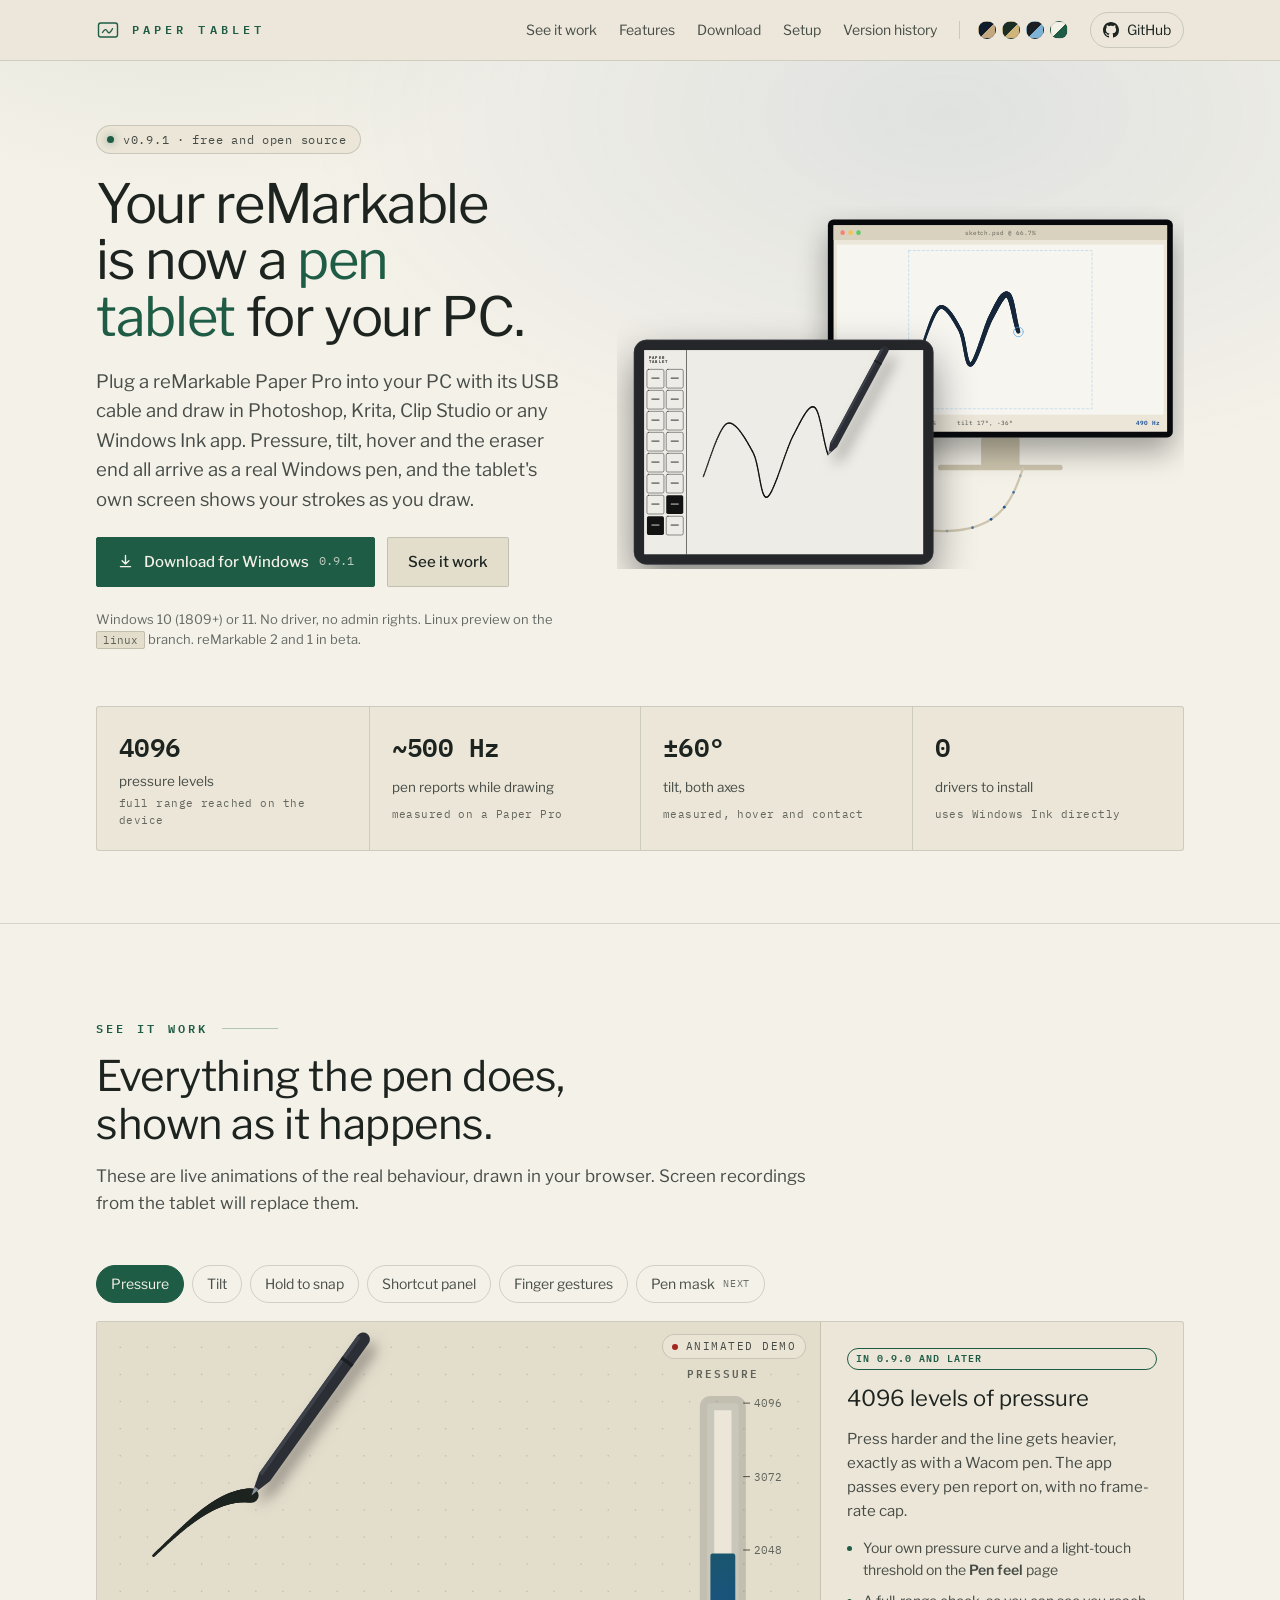
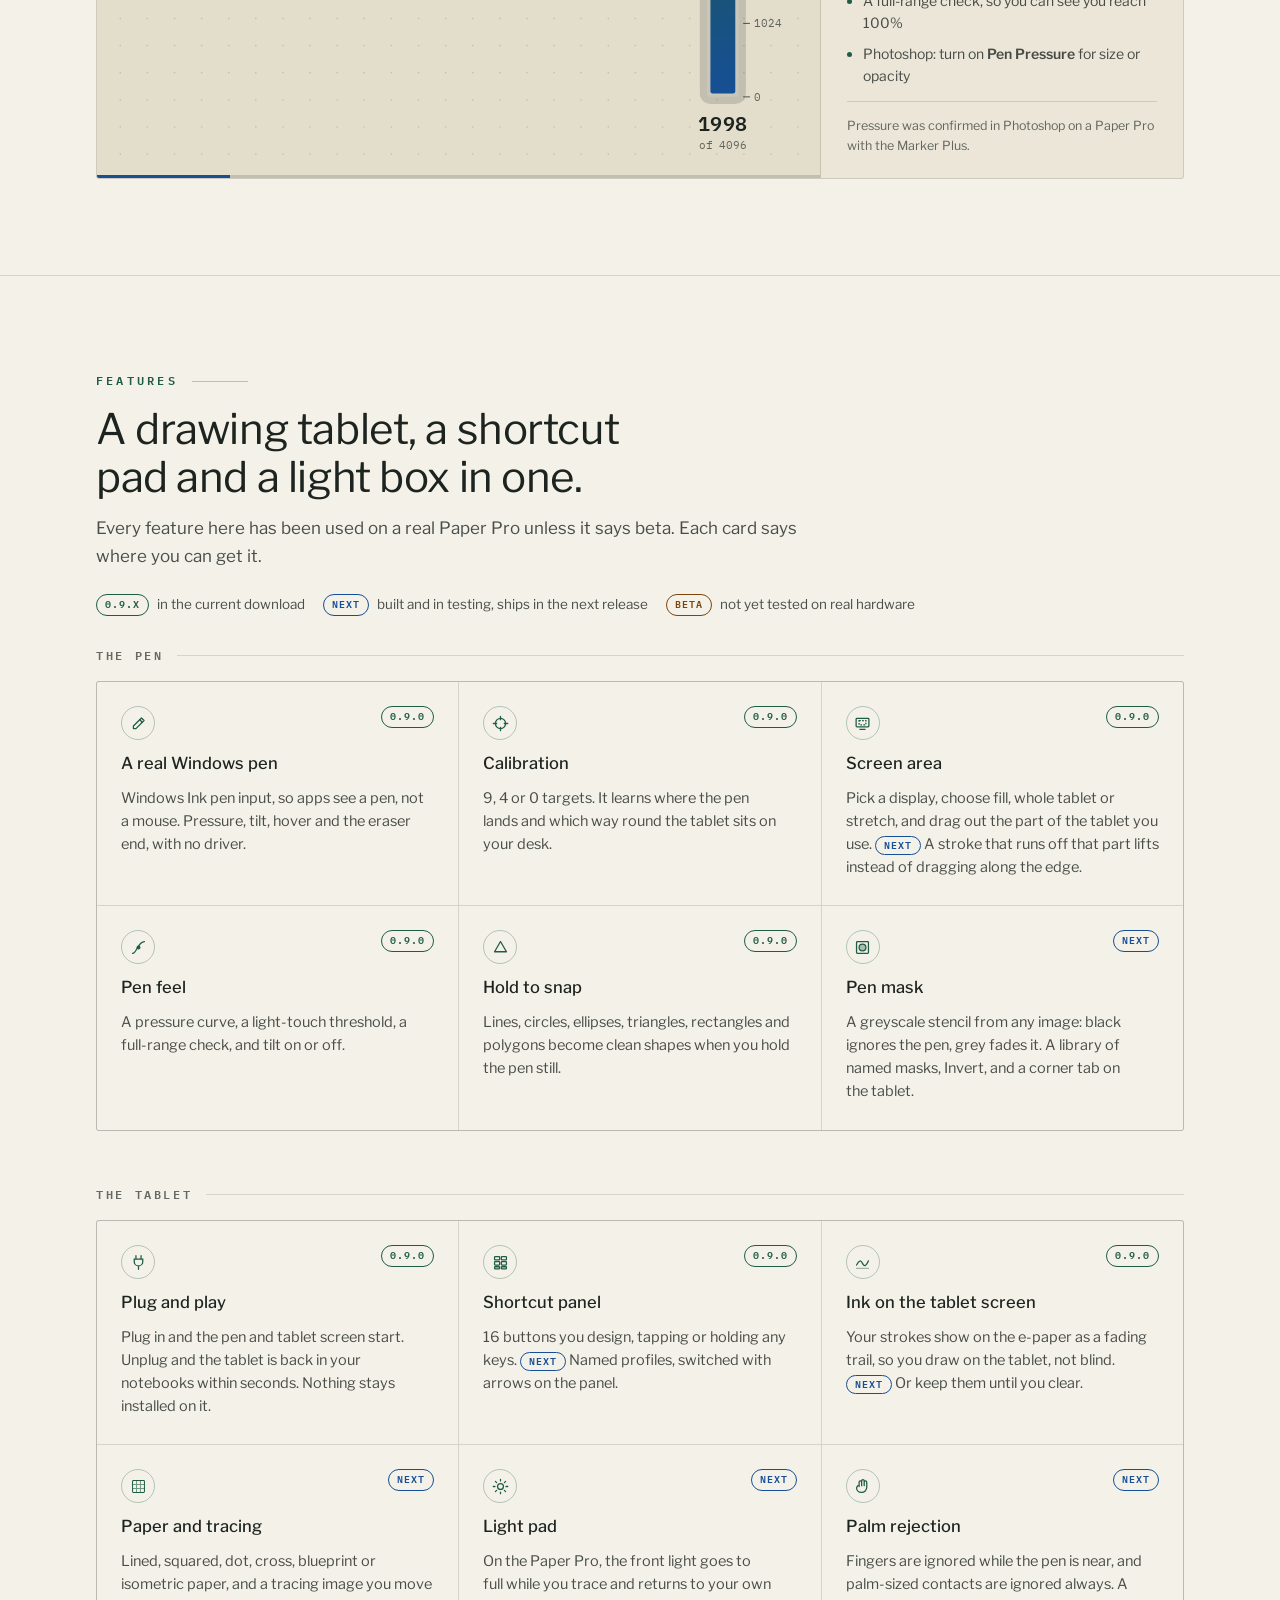
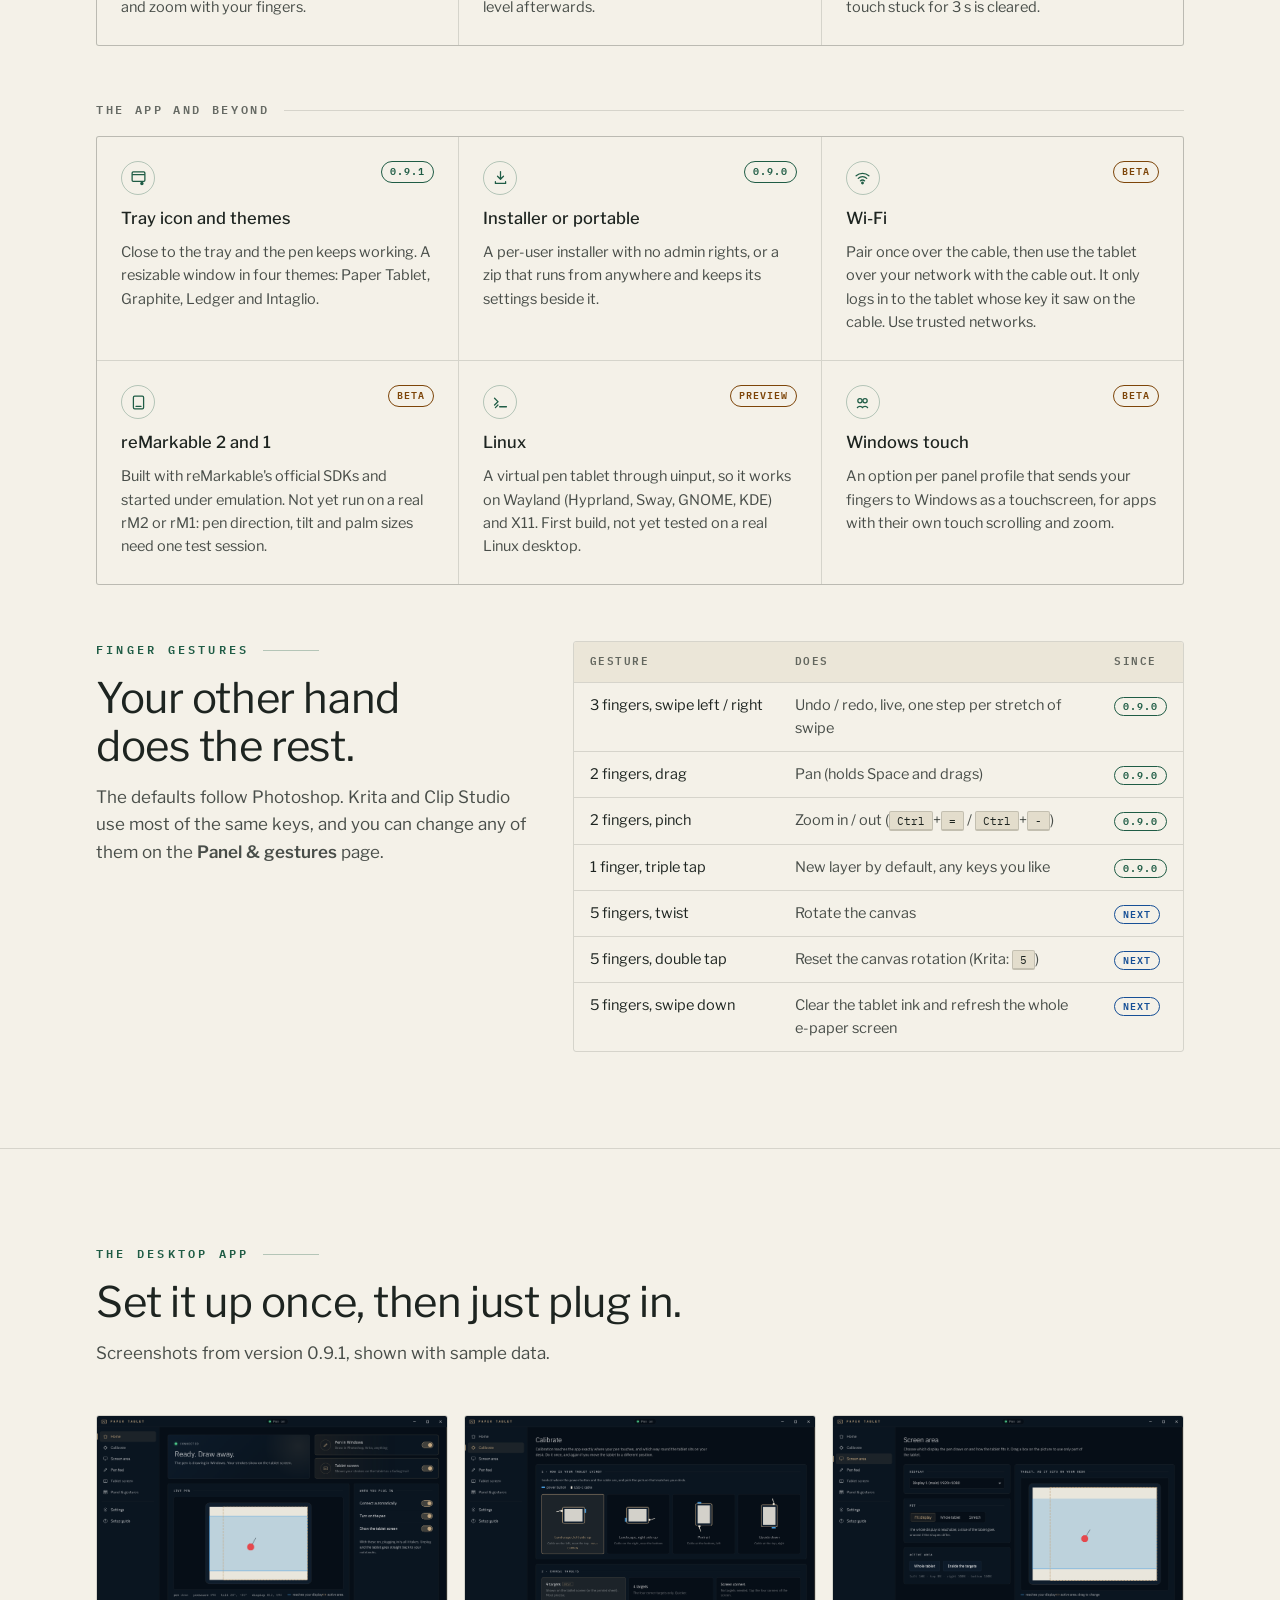
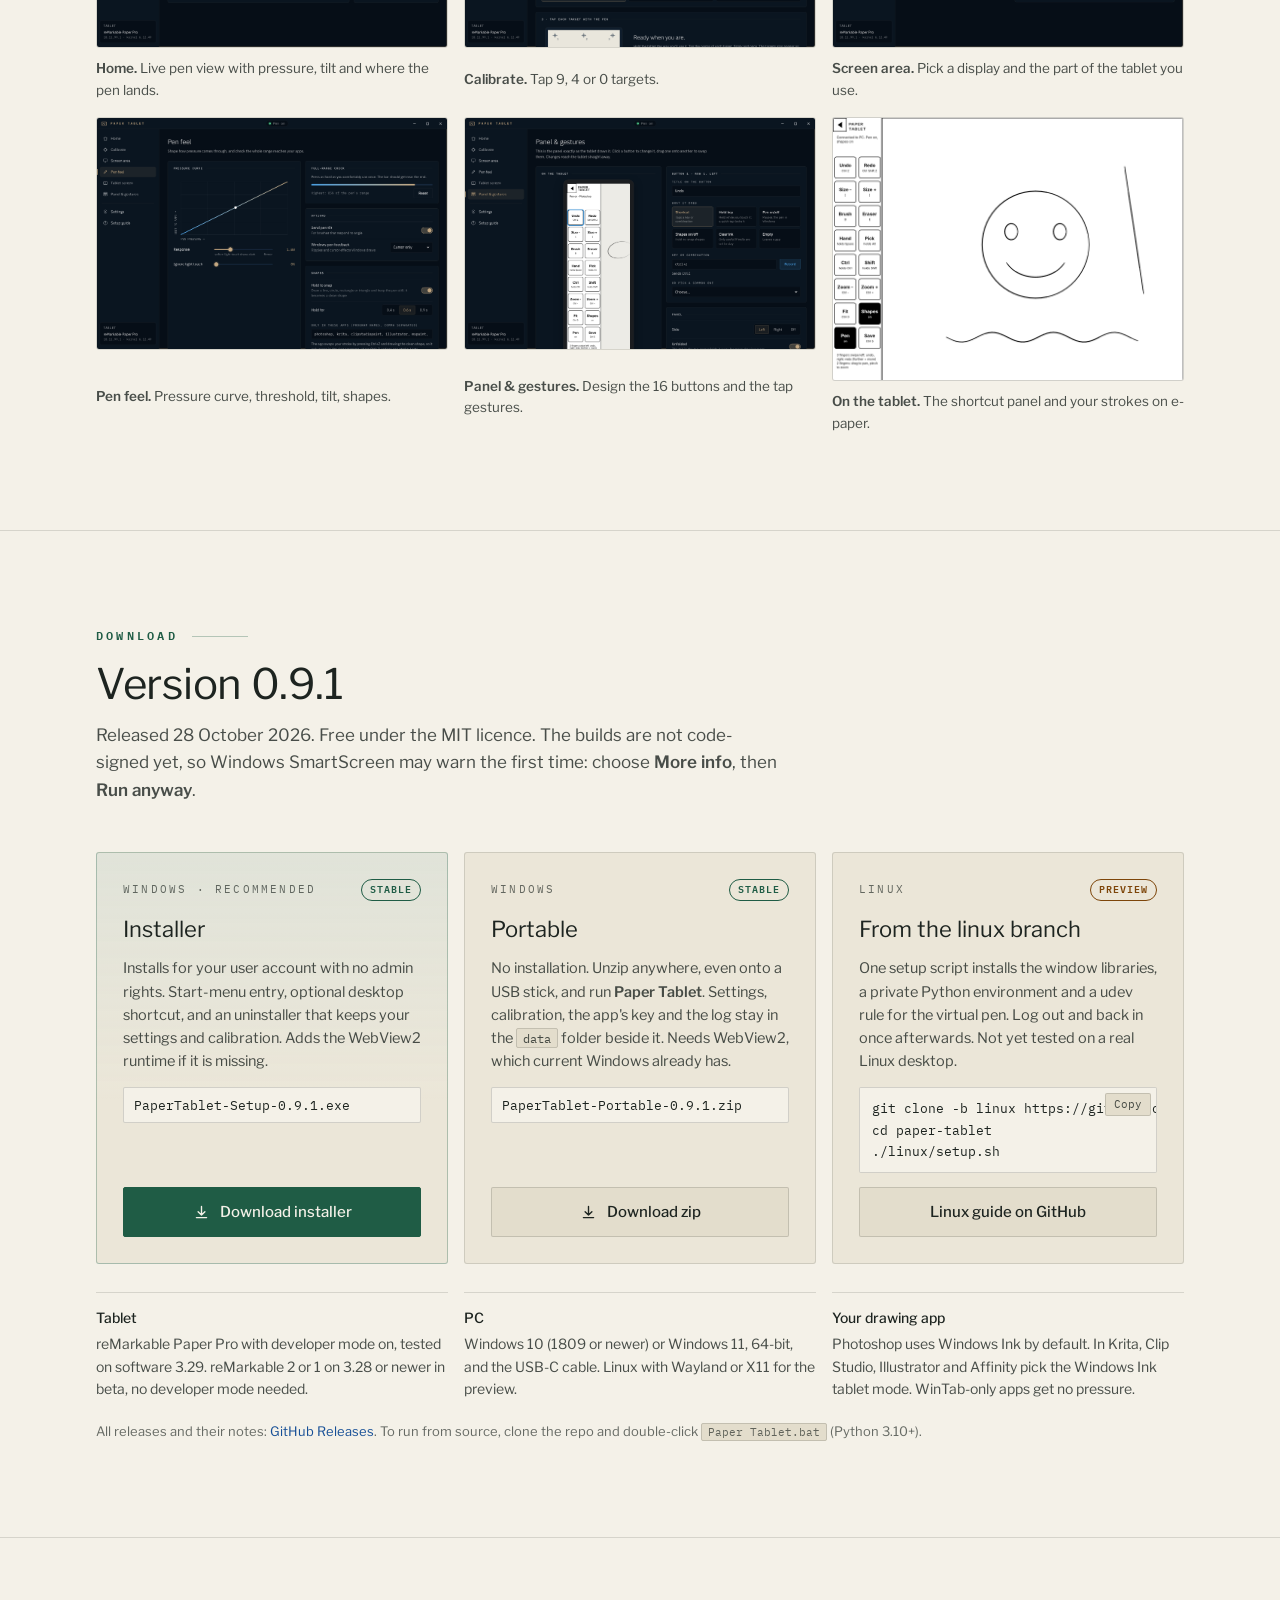
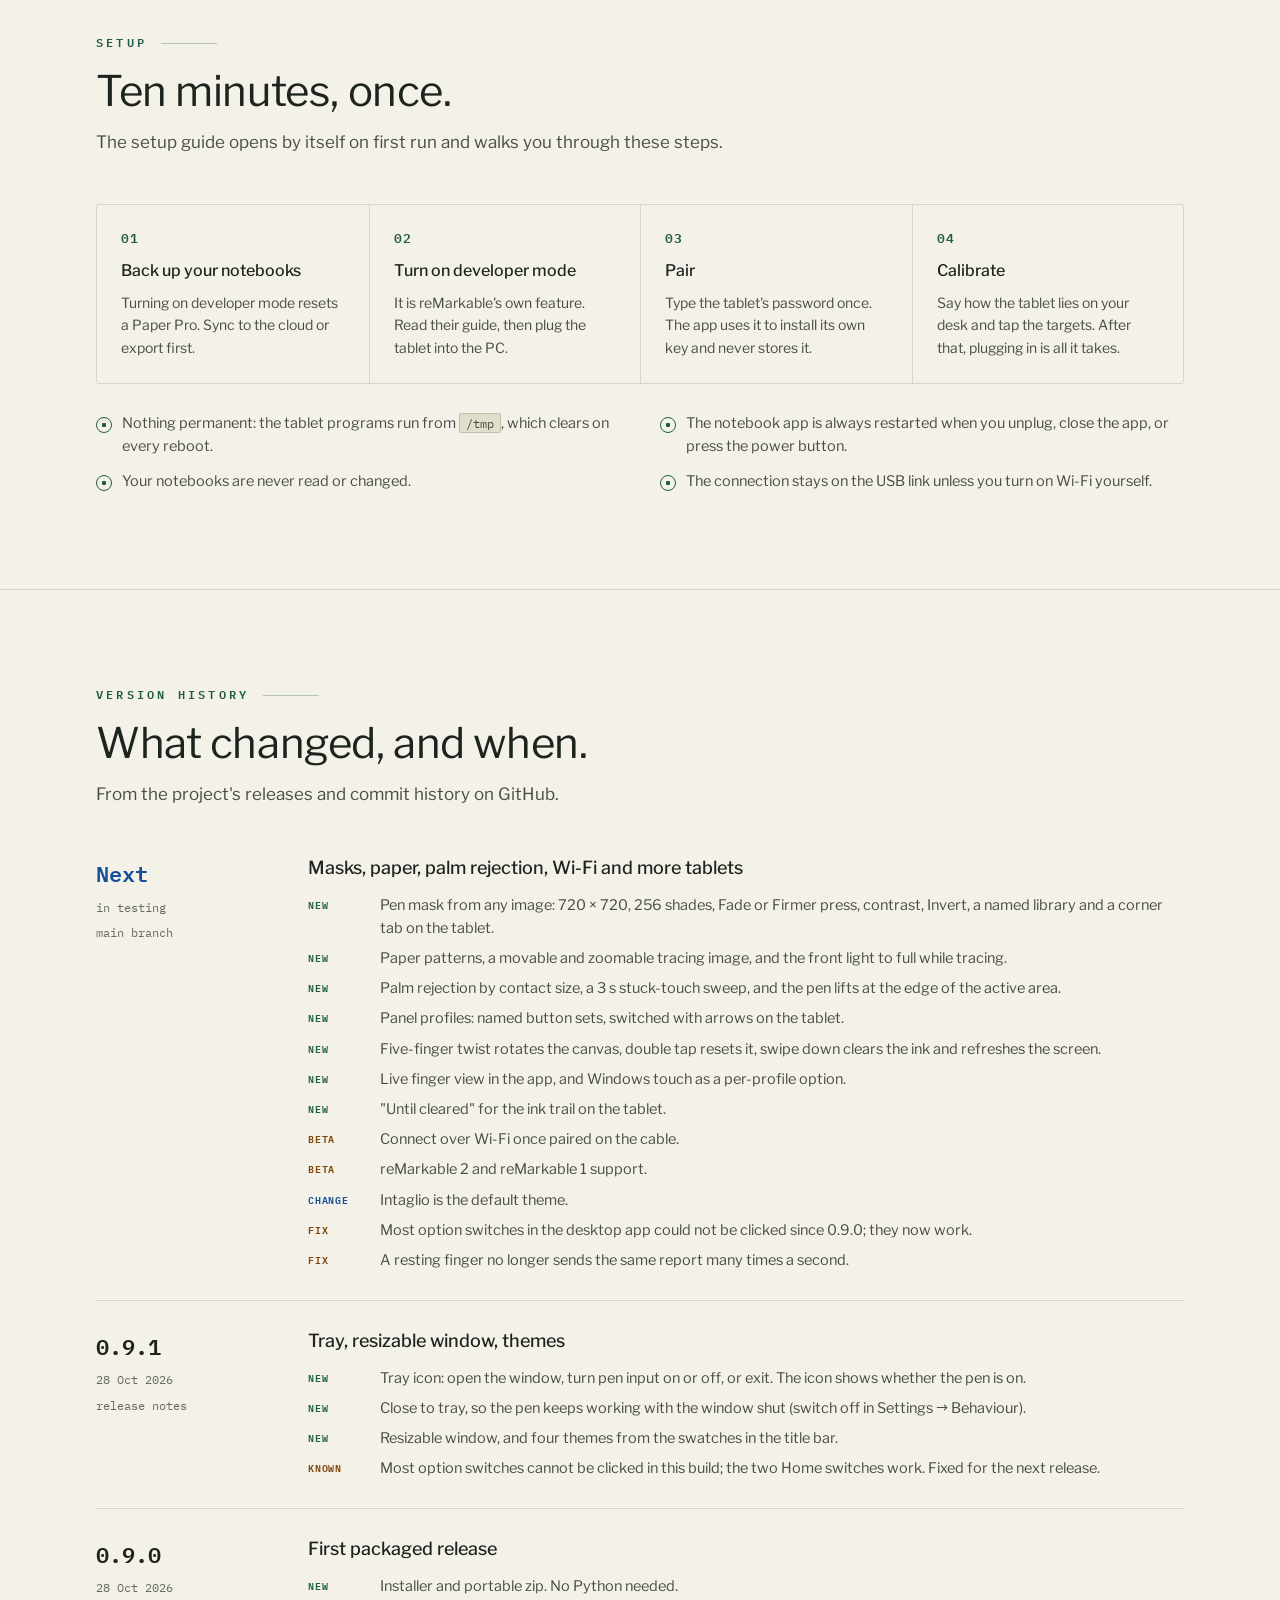
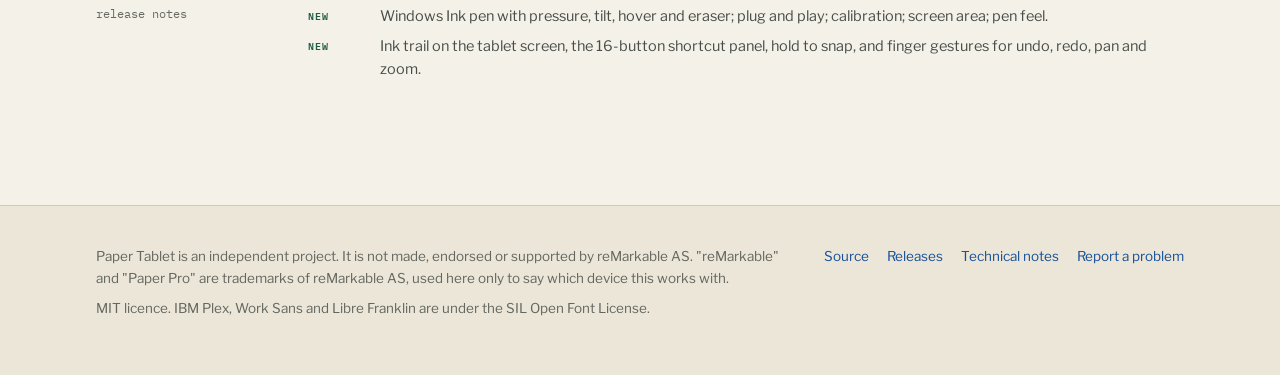
<file: docs/index.html>
<!doctype html>
<html lang="en">
<head>
<meta charset="utf-8">
<meta name="viewport" content="width=device-width, initial-scale=1, viewport-fit=cover">
<title>Paper Tablet</title>
<meta name="claude:viewport-fit-sides" content="cover">
<meta name="description" content="Paper Tablet turns a reMarkable Paper Pro into a pressure-sensitive Windows Ink pen tablet over the USB cable. Free and open source (MIT).">
<meta property="og:title" content="Paper Tablet">
<meta property="og:description" content="Use your reMarkable Paper Pro as a pen tablet for your PC: pressure, tilt, hover, eraser, a shortcut panel and finger gestures.">
<meta property="og:image" content="screenshots/home.png">
<link rel="stylesheet" href="site/site.css">
</head>
<body>
<script>document.documentElement.classList.add("js");</script>

<!-- To change the release on this page, edit the version and file names in the Download section
     and add an entry at the top of the Version history. -->

<header class="nav">
  <div class="wrap">
    <a class="brand" href="#top" aria-label="Paper Tablet, back to top">
      <svg viewBox="0 0 24 24" fill="none" stroke="currentColor" stroke-width="1.4" stroke-linecap="round" aria-hidden="true">
        <rect x="2.5" y="5" width="19" height="14" rx="2.2"/><path d="M6.5 14.5c2.2-3.6 3.6-3.6 4.8-1.2s2.6 2.4 5.2-2.6"/>
      </svg>
      <span>PAPER TABLET</span>
    </a>
    <nav class="nav-links" aria-label="Sections">
      <a href="#demos">See it work</a>
      <a href="#features">Features</a>
      <a href="#download">Download</a>
      <a href="#setup">Setup</a>
      <a href="#history">Version history</a>
    </nav>
    <div class="skins" role="group" aria-label="Colour theme">
      <button class="skin" data-skin="navy" title="Paper Tablet" aria-label="Paper Tablet theme" style="--sw-a:#0D1B2A;--sw-b:#C4A882"></button>
      <button class="skin" data-skin="intaglio" title="Intaglio" aria-label="Intaglio theme" style="--sw-a:#1a2e25;--sw-b:#cfb57a"></button>
      <button class="skin" data-skin="graphite" title="Graphite" aria-label="Graphite theme" style="--sw-a:#1b1f24;--sw-b:#7fb3d5"></button>
      <button class="skin" data-skin="ledger" title="Ledger (light)" aria-label="Ledger light theme" style="--sw-a:#f4f1e8;--sw-b:#1f5c45"></button>
    </div>
    <a class="gh" href="https://github.com/AmazingBodilyFluids/paper-tablet">
      <svg viewBox="0 0 16 16" aria-hidden="true"><path d="M8 0C3.58 0 0 3.58 0 8c0 3.54 2.29 6.53 5.47 7.59.4.07.55-.17.55-.38 0-.19-.01-.82-.01-1.49-2.01.37-2.53-.49-2.69-.94-.09-.23-.48-.94-.82-1.13-.28-.15-.68-.52-.01-.53.63-.01 1.08.58 1.23.82.72 1.21 1.87.87 2.33.66.07-.52.28-.87.51-1.07-1.78-.2-3.64-.89-3.64-3.95 0-.87.31-1.59.82-2.15-.08-.2-.36-1.02.08-2.12 0 0 .67-.21 2.2.82.64-.18 1.32-.27 2-.27.68 0 1.36.09 2 .27 1.53-1.04 2.2-.82 2.2-.82.44 1.1.16 1.92.08 2.12.51.56.82 1.27.82 2.15 0 3.07-1.87 3.75-3.65 3.95.29.25.54.73.54 1.48 0 1.07-.01 1.93-.01 2.2 0 .21.15.46.55.38A8.013 8.013 0 0016 8c0-4.42-3.58-8-8-8z"/></svg>
      <span>GitHub</span>
    </a>
  </div>
</header>

<main id="top">

<!-- ================================================================== hero -->
<section class="hero">
  <div class="wrap hero-grid">
    <div class="hero-copy">
      <span class="status-pill"><span class="dot"></span>v0.9.1 · free and open source</span>
      <h1>Your reMarkable is now a <em>pen tablet</em> for your PC.</h1>
      <p class="lede">Plug a reMarkable Paper Pro into your PC with its USB cable and draw in Photoshop, Krita, Clip Studio
        or any Windows Ink app. Pressure, tilt, hover and the eraser end all arrive as a real Windows pen,
        and the tablet's own screen shows your strokes as you draw.</p>
      <div class="ctas">
        <a class="btn primary" href="#download">
          <svg viewBox="0 0 20 20" fill="none" stroke="currentColor" stroke-width="1.6" stroke-linecap="round" stroke-linejoin="round" aria-hidden="true"><path d="M10 3v10m-4-4 4 4 4-4M4 16h12"/></svg>
          Download for Windows <small>0.9.1</small>
        </a>
        <a class="btn" href="#demos">See it work</a>
      </div>
      <p class="fine">Windows 10 (1809+) or 11. No driver, no admin rights. Linux preview on the <code>linux</code> branch.
        reMarkable 2 and 1 in beta.</p>
    </div>
    <div class="stage" aria-label="Animation: the pen draws on the reMarkable, and the same stroke appears on the PC with its pressure">
      <canvas id="hero" data-demo="hero"></canvas>
    </div>
  </div>
  <div class="wrap">
    <div class="stats">
      <div class="stat"><b>4096</b><span>pressure levels</span><i>full range reached on the device</i></div>
      <div class="stat"><b>~500 Hz</b><span>pen reports while drawing</span><i>measured on a Paper Pro</i></div>
      <div class="stat"><b>±60°</b><span>tilt, both axes</span><i>measured, hover and contact</i></div>
      <div class="stat"><b>0</b><span>drivers to install</span><i>uses Windows Ink directly</i></div>
    </div>
  </div>
</section>

<!-- ================================================================= demos -->
<section id="demos">
  <div class="wrap">
    <div class="sec-head rise">
      <span class="eyebrow">See it work</span>
      <h2>Everything the pen does, shown as it happens.</h2>
      <p>These are live animations of the real behaviour, drawn in your browser. Screen recordings from the tablet
        will replace them.</p>
    </div>

    <div class="demo-tabs" role="tablist" aria-label="Demos">
      <button class="demo-tab" role="tab" aria-selected="true" data-tab="pressure">Pressure</button>
      <button class="demo-tab" role="tab" aria-selected="false" data-tab="tilt">Tilt</button>
      <button class="demo-tab" role="tab" aria-selected="false" data-tab="snap">Hold to snap</button>
      <button class="demo-tab" role="tab" aria-selected="false" data-tab="panel">Shortcut panel</button>
      <button class="demo-tab" role="tab" aria-selected="false" data-tab="gestures">Finger gestures</button>
      <button class="demo-tab" role="tab" aria-selected="false" data-tab="mask">Pen mask <span class="tag">next</span></button>
    </div>

    <!-- Each demo can show real footage instead of its animation: put the file in site/media/ and set
         data-video="site/media/pressure.mp4" (and optionally data-poster) on that demo's tab button above. -->
    <div class="player rise" role="tabpanel">
      <div class="screen" id="screen">
        <canvas id="demo" data-demo="pressure"></canvas>
        <span class="rec">Animated demo</span>
        <div class="scrub"><i id="scrub"></i></div>
      </div>
      <div class="caption" id="caption">
        <!-- filled from the templates below -->
      </div>
    </div>

    <template id="cap-pressure">
      <span class="badge out">In 0.9.0 and later</span>
      <h3>4096 levels of pressure</h3>
      <p>Press harder and the line gets heavier, exactly as with a Wacom pen. The app passes every pen report on,
        with no frame-rate cap.</p>
      <ul>
        <li>Your own pressure curve and a light-touch threshold on the <b>Pen feel</b> page</li>
        <li>A full-range check, so you can see you reach 100%</li>
        <li>Photoshop: turn on <b>Pen Pressure</b> for size or opacity</li>
      </ul>
      <p class="foot">Pressure was confirmed in Photoshop on a Paper Pro with the Marker Plus.</p>
    </template>
    <template id="cap-tilt">
      <span class="badge out">In 0.9.0 and later</span>
      <h3>Tilt and hover</h3>
      <p>Lean the pen and brushes that follow tilt change their angle. The cursor follows the pen in the air
        before it touches, so you see where you will land.</p>
      <ul>
        <li>About ±60° on both axes, measured in hover and in contact</li>
        <li>Turn the eraser end round and Windows sees an eraser</li>
        <li>Tilt can be switched off on <b>Pen feel</b></li>
      </ul>
      <p class="foot">Photoshop needs a brush with Pen Tilt set as its angle control.</p>
    </template>
    <template id="cap-snap">
      <span class="badge out">In 0.9.0 and later</span>
      <h3>Hold to snap</h3>
      <p>Draw a line, circle, ellipse, triangle, rectangle or polygon, then hold the pen still for 0.6&nbsp;s. It becomes
        a clean shape drawn with your stroke's own pressure, as in the tablet's notebooks.</p>
      <ul>
        <li>The app lifts the pen, presses Ctrl+Z on your stroke, and draws the clean one</li>
        <li>Works in the drawing programs listed on <b>Pen feel</b></li>
        <li>Switch it on or off from a panel button</li>
      </ul>
      <p class="foot">It relies on Ctrl+Z removing exactly one stroke, which is why it is limited to known apps.</p>
    </template>
    <template id="cap-panel">
      <span class="badge out">In 0.9.0 and later</span>
      <h3>Shortcuts under your other hand</h3>
      <p>A panel of 16 buttons on the tablet's edge, about 34 mm wide. You design each one in the desktop app: any title,
        any key combination.</p>
      <ul>
        <li><b>Shortcut</b> taps its keys; <b>Hold key</b> holds them while your finger stays (Space to pan, Alt to pick)</li>
        <li>Pen on/off, Shapes on/off and Clear ink buttons</li>
        <li>Fold it away from its corner tab to use the whole surface</li>
        <li><span class="badge next">Next release</span> Named profiles, one per app, switched with arrows on the panel</li>
      </ul>
      <p class="foot">The defaults follow Photoshop: Undo, Redo, brush size, Brush, Eraser, Hand, Pick, Ctrl, Shift, Zoom, Fit, Shapes, Pen, Save.</p>
    </template>
    <template id="cap-gestures">
      <span class="badge out">In 0.9.0 and later</span>
      <h3>Undo with three fingers</h3>
      <p>Swipe three fingers left to undo and right to redo, one step for each stretch of the swipe, live as you go.
        Two fingers pan and pinch to zoom.</p>
      <ul>
        <li>Fingers are ignored while the pen is near the screen</li>
        <li><span class="badge next">Next release</span> Five-finger twist rotates the canvas; five-finger double tap resets it</li>
        <li><span class="badge next">Next release</span> Palm-sized contacts are ignored, so a resting hand does nothing</li>
      </ul>
      <p class="foot">Short, Medium or Long swipe steps. Tap gestures can be given any keys.</p>
    </template>
    <template id="cap-mask">
      <span class="badge next">Next release</span>
      <h3>A stencil for the pen</h3>
      <p>Load any image as a greyscale mask. Black ignores the pen, white leaves it alone, and grey fades the pressure
        (mid grey gives half) or asks for a firmer press.</p>
      <ul>
        <li>Place and zoom it on the Screen area picture, with contrast and Invert on top</li>
        <li>720 × 720 with 256 shades, shown on the tablet as a smooth image</li>
        <li>Keep a library of named masks and switch them from a corner tab on the tablet</li>
      </ul>
      <p class="foot">Built on the main branch and in hardware testing now; it ships in the next release.</p>
    </template>
  </div>
</section>

<!-- ============================================================== features -->
<section id="features">
  <div class="wrap">
    <div class="sec-head rise">
      <span class="eyebrow">Features</span>
      <h2>A drawing tablet, a shortcut pad and a light box in one.</h2>
      <p>Every feature here has been used on a real Paper Pro unless it says beta. Each card says where you can get it.</p>
    </div>
    <div class="legend">
      <span><span class="badge out">0.9.x</span> in the current download</span>
      <span><span class="badge next">Next</span> built and in testing, ships in the next release</span>
      <span><span class="badge beta">Beta</span> not yet tested on real hardware</span>
    </div>

    <div class="feat-groups">
      <div class="feat-group rise">
        <h3>The pen</h3>
        <div class="feats">
          <article class="feat"><header><span class="ico"><svg viewBox="0 0 20 20" fill="none" stroke="currentColor" stroke-width="1.5" stroke-linecap="round" stroke-linejoin="round"><path d="M13.5 3.5l3 3L7 16H4v-3z"/><path d="M11.5 5.5l3 3"/></svg></span><span class="badge out">0.9.0</span></header>
            <h4>A real Windows pen</h4><p>Windows Ink pen input, so apps see a pen, not a mouse. Pressure, tilt, hover and the eraser end, with no driver.</p></article>
          <article class="feat"><header><span class="ico"><svg viewBox="0 0 20 20" fill="none" stroke="currentColor" stroke-width="1.5" stroke-linecap="round"><circle cx="10" cy="10" r="6"/><path d="M10 1.5v4M10 14.5v4M1.5 10h4M14.5 10h4"/></svg></span><span class="badge out">0.9.0</span></header>
            <h4>Calibration</h4><p>9, 4 or 0 targets. It learns where the pen lands and which way round the tablet sits on your desk.</p></article>
          <article class="feat"><header><span class="ico"><svg viewBox="0 0 20 20" fill="none" stroke="currentColor" stroke-width="1.5"><rect x="2.5" y="4" width="15" height="10" rx="1"/><rect x="6" y="6.5" width="8" height="5" stroke-dasharray="2 1.5"/><path d="M7 17h6" stroke-linecap="round"/></svg></span><span class="badge out">0.9.0</span></header>
            <h4>Screen area</h4><p>Pick a display, choose fill, whole tablet or stretch, and drag out the part of the tablet you use. <span class="badge next">Next</span> A stroke that runs off that part lifts instead of dragging along the edge.</p></article>
          <article class="feat"><header><span class="ico"><svg viewBox="0 0 20 20" fill="none" stroke="currentColor" stroke-width="1.5" stroke-linecap="round"><path d="M3 17C8 17 9 3 17 3"/><circle cx="10" cy="10" r="1.6" fill="currentColor"/></svg></span><span class="badge out">0.9.0</span></header>
            <h4>Pen feel</h4><p>A pressure curve, a light-touch threshold, a full-range check, and tilt on or off.</p></article>
          <article class="feat"><header><span class="ico"><svg viewBox="0 0 20 20" fill="none" stroke="currentColor" stroke-width="1.5" stroke-linejoin="round"><path d="M10 3l7 12H3z"/></svg></span><span class="badge out">0.9.0</span></header>
            <h4>Hold to snap</h4><p>Lines, circles, ellipses, triangles, rectangles and polygons become clean shapes when you hold the pen still.</p></article>
          <article class="feat"><header><span class="ico"><svg viewBox="0 0 20 20" fill="none" stroke="currentColor" stroke-width="1.5"><rect x="3" y="3" width="14" height="14" rx="1"/><circle cx="10" cy="10" r="4" fill="currentColor" fill-opacity=".35"/></svg></span><span class="badge next">Next</span></header>
            <h4>Pen mask</h4><p>A greyscale stencil from any image: black ignores the pen, grey fades it. A library of named masks, Invert, and a corner tab on the tablet.</p></article>
        </div>
      </div>

      <div class="feat-group rise">
        <h3>The tablet</h3>
        <div class="feats">
          <article class="feat"><header><span class="ico"><svg viewBox="0 0 20 20" fill="none" stroke="currentColor" stroke-width="1.5" stroke-linecap="round"><path d="M7 2v4M13 2v4M5 6h10v3a5 5 0 01-10 0zM10 14v4"/></svg></span><span class="badge out">0.9.0</span></header>
            <h4>Plug and play</h4><p>Plug in and the pen and tablet screen start. Unplug and the tablet is back in your notebooks within seconds. Nothing stays installed on it.</p></article>
          <article class="feat"><header><span class="ico"><svg viewBox="0 0 20 20" fill="none" stroke="currentColor" stroke-width="1.5"><rect x="3" y="3" width="6" height="4" rx=".8"/><rect x="11" y="3" width="6" height="4" rx=".8"/><rect x="3" y="9" width="6" height="4" rx=".8"/><rect x="11" y="9" width="6" height="4" rx=".8"/><rect x="3" y="15" width="6" height="2.5" rx=".8"/><rect x="11" y="15" width="6" height="2.5" rx=".8"/></svg></span><span class="badge out">0.9.0</span></header>
            <h4>Shortcut panel</h4><p>16 buttons you design, tapping or holding any keys. <span class="badge next">Next</span> Named profiles, switched with arrows on the panel.</p></article>
          <article class="feat"><header><span class="ico"><svg viewBox="0 0 20 20" fill="none" stroke="currentColor" stroke-width="1.5" stroke-linecap="round"><path d="M3 13c3-6 5-6 7-2s4 4 7-3" /><path d="M3 17h14" stroke-opacity=".4"/></svg></span><span class="badge out">0.9.0</span></header>
            <h4>Ink on the tablet screen</h4><p>Your strokes show on the e-paper as a fading trail, so you draw on the tablet, not blind. <span class="badge next">Next</span> Or keep them until you clear.</p></article>
          <article class="feat"><header><span class="ico"><svg viewBox="0 0 20 20" fill="none" stroke="currentColor" stroke-width="1.2"><rect x="3" y="3" width="14" height="14" rx="1"/><path d="M3 7.7h14M3 12.3h14M7.7 3v14M12.3 3v14" stroke-opacity=".6"/></svg></span><span class="badge next">Next</span></header>
            <h4>Paper and tracing</h4><p>Lined, squared, dot, cross, blueprint or isometric paper, and a tracing image you move and zoom with your fingers.</p></article>
          <article class="feat"><header><span class="ico"><svg viewBox="0 0 20 20" fill="none" stroke="currentColor" stroke-width="1.5" stroke-linecap="round"><circle cx="10" cy="10" r="3.5"/><path d="M10 1.5v2M10 16.5v2M1.5 10h2M16.5 10h2M4 4l1.4 1.4M14.6 14.6L16 16M4 16l1.4-1.4M14.6 5.4L16 4"/></svg></span><span class="badge next">Next</span></header>
            <h4>Light pad</h4><p>On the Paper Pro, the front light goes to full while you trace and returns to your own level afterwards.</p></article>
          <article class="feat"><header><span class="ico"><svg viewBox="0 0 20 20" fill="none" stroke="currentColor" stroke-width="1.5" stroke-linecap="round"><path d="M6 10V5a1.5 1.5 0 013 0v4M9 9V3.5a1.5 1.5 0 013 0V9M12 9V5a1.5 1.5 0 013 0v6a6 6 0 01-6 6h-.5A5.5 5.5 0 013 11.5L4.5 9"/></svg></span><span class="badge next">Next</span></header>
            <h4>Palm rejection</h4><p>Fingers are ignored while the pen is near, and palm-sized contacts are ignored always. A touch stuck for 3 s is cleared.</p></article>
        </div>
      </div>

      <div class="feat-group rise">
        <h3>The app and beyond</h3>
        <div class="feats">
          <article class="feat"><header><span class="ico"><svg viewBox="0 0 20 20" fill="none" stroke="currentColor" stroke-width="1.5"><rect x="2.5" y="3.5" width="15" height="11" rx="1.2"/><path d="M2.5 6.5h15"/><circle cx="14" cy="17" r="1.3" fill="currentColor"/></svg></span><span class="badge out">0.9.1</span></header>
            <h4>Tray icon and themes</h4><p>Close to the tray and the pen keeps working. A resizable window in four themes: Paper Tablet, Graphite, Ledger and Intaglio.</p></article>
          <article class="feat"><header><span class="ico"><svg viewBox="0 0 20 20" fill="none" stroke="currentColor" stroke-width="1.5" stroke-linecap="round" stroke-linejoin="round"><path d="M10 3v9m-3.5-3.5L10 12l3.5-3.5M4 15v2h12v-2"/></svg></span><span class="badge out">0.9.0</span></header>
            <h4>Installer or portable</h4><p>A per-user installer with no admin rights, or a zip that runs from anywhere and keeps its settings beside it.</p></article>
          <article class="feat"><header><span class="ico"><svg viewBox="0 0 20 20" fill="none" stroke="currentColor" stroke-width="1.5" stroke-linecap="round"><path d="M2.5 8a11 11 0 0115 0M5 11a7 7 0 0110 0M7.5 14a3.5 3.5 0 015 0"/><circle cx="10" cy="16.5" r=".9" fill="currentColor"/></svg></span><span class="badge beta">Beta</span></header>
            <h4>Wi-Fi</h4><p>Pair once over the cable, then use the tablet over your network with the cable out. It only logs in to the tablet whose key it saw on the cable. Use trusted networks.</p></article>
          <article class="feat"><header><span class="ico"><svg viewBox="0 0 20 20" fill="none" stroke="currentColor" stroke-width="1.5"><rect x="4" y="2.5" width="12" height="15" rx="1.5"/><path d="M7 14.5h6" stroke-linecap="round"/></svg></span><span class="badge beta">Beta</span></header>
            <h4>reMarkable 2 and 1</h4><p>Built with reMarkable's official SDKs and started under emulation. Not yet run on a real rM2 or rM1: pen direction, tilt and palm sizes need one test session.</p></article>
          <article class="feat"><header><span class="ico"><svg viewBox="0 0 20 20" fill="none" stroke="currentColor" stroke-width="1.5" stroke-linecap="round"><path d="M4 16l3-3M3 5l4 4-4 4M9 15h8"/></svg></span><span class="badge beta">Preview</span></header>
            <h4>Linux</h4><p>A virtual pen tablet through uinput, so it works on Wayland (Hyprland, Sway, GNOME, KDE) and X11. First build, not yet tested on a real Linux desktop.</p></article>
          <article class="feat"><header><span class="ico"><svg viewBox="0 0 20 20" fill="none" stroke="currentColor" stroke-width="1.5" stroke-linecap="round"><circle cx="7" cy="8" r="2.5"/><circle cx="13" cy="8" r="2.5"/><path d="M4 16c1-2 5-2 6 0M10 16c1-2 5-2 6 0"/></svg></span><span class="badge beta">Beta</span></header>
            <h4>Windows touch</h4><p>An option per panel profile that sends your fingers to Windows as a touchscreen, for apps with their own touch scrolling and zoom.</p></article>
        </div>
      </div>
    </div>

    <div class="gest rise">
      <div class="sec-head" style="margin-bottom:0">
        <span class="eyebrow">Finger gestures</span>
        <h2>Your other hand does the rest.</h2>
        <p>The defaults follow Photoshop. Krita and Clip Studio use most of the same keys, and you can change any of them on the
          <b>Panel &amp; gestures</b> page.</p>
      </div>
      <div class="table-scroll">
        <table>
          <thead><tr><th>Gesture</th><th>Does</th><th>Since</th></tr></thead>
          <tbody>
            <tr><td>3 fingers, swipe left / right</td><td>Undo / redo, live, one step per stretch of swipe</td><td><span class="badge out">0.9.0</span></td></tr>
            <tr><td>2 fingers, drag</td><td>Pan (holds Space and drags)</td><td><span class="badge out">0.9.0</span></td></tr>
            <tr><td>2 fingers, pinch</td><td>Zoom in / out (<kbd>Ctrl</kbd>+<kbd>=</kbd> / <kbd>Ctrl</kbd>+<kbd>-</kbd>)</td><td><span class="badge out">0.9.0</span></td></tr>
            <tr><td>1 finger, triple tap</td><td>New layer by default, any keys you like</td><td><span class="badge out">0.9.0</span></td></tr>
            <tr><td>5 fingers, twist</td><td>Rotate the canvas</td><td><span class="badge next">Next</span></td></tr>
            <tr><td>5 fingers, double tap</td><td>Reset the canvas rotation (Krita: <kbd>5</kbd>)</td><td><span class="badge next">Next</span></td></tr>
            <tr><td>5 fingers, swipe down</td><td>Clear the tablet ink and refresh the whole e-paper screen</td><td><span class="badge next">Next</span></td></tr>
          </tbody>
        </table>
      </div>
    </div>
  </div>
</section>

<!-- =============================================================== gallery -->
<section id="gallery">
  <div class="wrap">
    <div class="sec-head rise">
      <span class="eyebrow">The desktop app</span>
      <h2>Set it up once, then just plug in.</h2>
      <p>Screenshots from version 0.9.1, shown with sample data.</p>
    </div>
    <div class="gallery rise">
      <figure><img src="screenshots/home.png" alt="Home page: connected, live pen view with pressure and tilt readouts" loading="lazy" width="1860" height="1230"><figcaption><b>Home.</b> Live pen view with pressure, tilt and where the pen lands.</figcaption></figure>
      <figure><img src="screenshots/calibrate.png" alt="Calibration page with targets" loading="lazy" width="1860" height="1230"><figcaption><b>Calibrate.</b> Tap 9, 4 or 0 targets.</figcaption></figure>
      <figure><img src="screenshots/mapping.png" alt="Screen area page with display picker and active area" loading="lazy" width="1860" height="1230"><figcaption><b>Screen area.</b> Pick a display and the part of the tablet you use.</figcaption></figure>
      <figure><img src="screenshots/pen.png" alt="Pen feel page with pressure curve" loading="lazy" width="1860" height="1230"><figcaption><b>Pen feel.</b> Pressure curve, threshold, tilt, shapes.</figcaption></figure>
      <figure><img src="screenshots/panel.png" alt="Panel and gestures editor" loading="lazy" width="1860" height="1230"><figcaption><b>Panel &amp; gestures.</b> Design the 16 buttons and the tap gestures.</figcaption></figure>
      <figure class="tall"><img src="screenshots/tablet.png" alt="The Paper Pro screen: shortcut panel on the left, drawing area with strokes" loading="lazy" width="1440" height="1080"><figcaption><b>On the tablet.</b> The shortcut panel and your strokes on e-paper.</figcaption></figure>
    </div>
  </div>
</section>

<!-- ============================================================== download -->
<section id="download">
  <div class="wrap">
    <div class="sec-head rise">
      <span class="eyebrow">Download</span>
      <h2>Version 0.9.1</h2>
      <p>Released 28 October 2026. Free under the MIT licence. The builds are not code-signed yet, so Windows SmartScreen
        may warn the first time: choose <b>More info</b>, then <b>Run anyway</b>.</p>
    </div>
    <div class="downloads rise">
      <article class="dl main">
        <header><span class="os">Windows · recommended</span><span class="badge out">Stable</span></header>
        <h3>Installer</h3>
        <p>Installs for your user account with no admin rights. Start-menu entry, optional desktop shortcut, and an uninstaller
          that keeps your settings and calibration. Adds the WebView2 runtime if it is missing.</p>
        <div class="file">PaperTablet-Setup-0.9.1.exe</div>
        <a class="btn primary" href="https://github.com/AmazingBodilyFluids/paper-tablet/releases/download/v0.9.1/PaperTablet-Setup-0.9.1.exe">
          <svg viewBox="0 0 20 20" fill="none" stroke="currentColor" stroke-width="1.6" stroke-linecap="round" stroke-linejoin="round" aria-hidden="true"><path d="M10 3v10m-4-4 4 4 4-4M4 16h12"/></svg>
          Download installer</a>
      </article>
      <article class="dl">
        <header><span class="os">Windows</span><span class="badge out">Stable</span></header>
        <h3>Portable</h3>
        <p>No installation. Unzip anywhere, even onto a USB stick, and run <b>Paper Tablet</b>. Settings, calibration, the app's key
          and the log stay in the <code>data</code> folder beside it. Needs WebView2, which current Windows already has.</p>
        <div class="file">PaperTablet-Portable-0.9.1.zip</div>
        <a class="btn" href="https://github.com/AmazingBodilyFluids/paper-tablet/releases/download/v0.9.1/PaperTablet-Portable-0.9.1.zip">
          <svg viewBox="0 0 20 20" fill="none" stroke="currentColor" stroke-width="1.6" stroke-linecap="round" stroke-linejoin="round" aria-hidden="true"><path d="M10 3v10m-4-4 4 4 4-4M4 16h12"/></svg>
          Download zip</a>
      </article>
      <article class="dl">
        <header><span class="os">Linux</span><span class="badge beta">Preview</span></header>
        <h3>From the linux branch</h3>
        <p>One setup script installs the window libraries, a private Python environment and a udev rule for the virtual pen.
          Log out and back in once afterwards. Not yet tested on a real Linux desktop.</p>
        <div class="cmd"><pre id="linuxCmd">git clone -b linux https://github.com/AmazingBodilyFluids/paper-tablet.git
cd paper-tablet
./linux/setup.sh</pre><button class="copy" type="button" data-copy="linuxCmd">Copy</button></div>
        <a class="btn" href="https://github.com/AmazingBodilyFluids/paper-tablet/tree/linux/linux">Linux guide on GitHub</a>
      </article>
    </div>
    <div class="reqs rise">
      <div><b>Tablet</b>reMarkable Paper Pro with developer mode on, tested on software 3.29. reMarkable 2 or 1 on 3.28 or newer in beta, no developer mode needed.</div>
      <div><b>PC</b>Windows 10 (1809 or newer) or Windows 11, 64-bit, and the USB-C cable. Linux with Wayland or X11 for the preview.</div>
      <div><b>Your drawing app</b>Photoshop uses Windows Ink by default. In Krita, Clip Studio, Illustrator and Affinity pick the Windows Ink tablet mode. WinTab-only apps get no pressure.</div>
    </div>
    <p class="fine" style="margin-top:20px">All releases and their notes: <a href="https://github.com/AmazingBodilyFluids/paper-tablet/releases">GitHub Releases</a>.
      To run from source, clone the repo and double-click <code>Paper Tablet.bat</code> (Python 3.10+).</p>
  </div>
</section>

<!-- ================================================================= setup -->
<section id="setup">
  <div class="wrap">
    <div class="sec-head rise">
      <span class="eyebrow">Setup</span>
      <h2>Ten minutes, once.</h2>
      <p>The setup guide opens by itself on first run and walks you through these steps.</p>
    </div>
    <div class="steps rise">
      <div class="step"><h4>Back up your notebooks</h4><p>Turning on developer mode resets a Paper Pro. Sync to the cloud or export first.</p></div>
      <div class="step"><h4>Turn on developer mode</h4><p>It is reMarkable's own feature. Read their guide, then plug the tablet into the PC.</p></div>
      <div class="step"><h4>Pair</h4><p>Type the tablet's password once. The app uses it to install its own key and never stores it.</p></div>
      <div class="step"><h4>Calibrate</h4><p>Say how the tablet lies on your desk and tap the targets. After that, plugging in is all it takes.</p></div>
    </div>
    <ul class="safety rise">
      <li>Nothing permanent: the tablet programs run from <code>/tmp</code>, which clears on every reboot.</li>
      <li>The notebook app is always restarted when you unplug, close the app, or press the power button.</li>
      <li>Your notebooks are never read or changed.</li>
      <li>The connection stays on the USB link unless you turn on Wi-Fi yourself.</li>
    </ul>
  </div>
</section>

<!-- =============================================================== history -->
<section id="history">
  <div class="wrap">
    <div class="sec-head rise">
      <span class="eyebrow">Version history</span>
      <h2>What changed, and when.</h2>
      <p>From the project's releases and commit history on GitHub.</p>
    </div>
    <div class="timeline">
      <article class="rel unreleased rise">
        <div class="rel-meta"><span class="v">Next</span><time>in testing</time><span class="sha">main branch</span></div>
        <div class="rel-body">
          <h3>Masks, paper, palm rejection, Wi-Fi and more tablets</h3>
          <ul>
            <li><b class="k-new">New</b><span>Pen mask from any image: 720 × 720, 256 shades, Fade or Firmer press, contrast, Invert, a named library and a corner tab on the tablet.</span></li>
            <li><b class="k-new">New</b><span>Paper patterns, a movable and zoomable tracing image, and the front light to full while tracing.</span></li>
            <li><b class="k-new">New</b><span>Palm rejection by contact size, a 3 s stuck-touch sweep, and the pen lifts at the edge of the active area.</span></li>
            <li><b class="k-new">New</b><span>Panel profiles: named button sets, switched with arrows on the tablet.</span></li>
            <li><b class="k-new">New</b><span>Five-finger twist rotates the canvas, double tap resets it, swipe down clears the ink and refreshes the screen.</span></li>
            <li><b class="k-new">New</b><span>Live finger view in the app, and Windows touch as a per-profile option.</span></li>
            <li><b class="k-new">New</b><span>"Until cleared" for the ink trail on the tablet.</span></li>
            <li><b class="k-beta">Beta</b><span>Connect over Wi-Fi once paired on the cable.</span></li>
            <li><b class="k-beta">Beta</b><span>reMarkable 2 and reMarkable 1 support.</span></li>
            <li><b class="k-chg">Change</b><span>Intaglio is the default theme.</span></li>
            <li><b class="k-fix">Fix</b><span>Most option switches in the desktop app could not be clicked since 0.9.0; they now work.</span></li>
            <li><b class="k-fix">Fix</b><span>A resting finger no longer sends the same report many times a second.</span></li>
          </ul>
        </div>
      </article>
      <article class="rel rise">
        <div class="rel-meta"><span class="v">0.9.1</span><time datetime="2026-10-28">28 Oct 2026</time><a class="sha" href="https://github.com/AmazingBodilyFluids/paper-tablet/releases/tag/v0.9.1">release notes</a></div>
        <div class="rel-body">
          <h3>Tray, resizable window, themes</h3>
          <ul>
            <li><b class="k-new">New</b><span>Tray icon: open the window, turn pen input on or off, or exit. The icon shows whether the pen is on.</span></li>
            <li><b class="k-new">New</b><span>Close to tray, so the pen keeps working with the window shut (switch off in Settings → Behaviour).</span></li>
            <li><b class="k-new">New</b><span>Resizable window, and four themes from the swatches in the title bar.</span></li>
            <li><b class="k-fix">Known</b><span>Most option switches cannot be clicked in this build; the two Home switches work. Fixed for the next release.</span></li>
          </ul>
        </div>
      </article>
      <article class="rel rise">
        <div class="rel-meta"><span class="v">0.9.0</span><time datetime="2026-10-28">28 Oct 2026</time><a class="sha" href="https://github.com/AmazingBodilyFluids/paper-tablet/releases/tag/v0.9.0">release notes</a></div>
        <div class="rel-body">
          <h3>First packaged release</h3>
          <ul>
            <li><b class="k-new">New</b><span>Installer and portable zip. No Python needed.</span></li>
            <li><b class="k-new">New</b><span>Windows Ink pen with pressure, tilt, hover and eraser; plug and play; calibration; screen area; pen feel.</span></li>
            <li><b class="k-new">New</b><span>Ink trail on the tablet screen, the 16-button shortcut panel, hold to snap, and finger gestures for undo, redo, pan and zoom.</span></li>
          </ul>
        </div>
      </article>
    </div>
  </div>
</section>

</main>

<footer>
  <div class="wrap">
    <div>
      <p>Paper Tablet is an independent project. It is not made, endorsed or supported by reMarkable AS. "reMarkable" and "Paper Pro"
        are trademarks of reMarkable AS, used here only to say which device this works with.</p>
      <p>MIT licence. IBM Plex, Work Sans and Libre Franklin are under the SIL Open Font License.</p>
    </div>
    <nav aria-label="Footer">
      <a href="https://github.com/AmazingBodilyFluids/paper-tablet">Source</a>
      <a href="https://github.com/AmazingBodilyFluids/paper-tablet/releases">Releases</a>
      <a href="https://github.com/AmazingBodilyFluids/paper-tablet/blob/main/docs/TECHNICAL.md">Technical notes</a>
      <a href="https://github.com/AmazingBodilyFluids/paper-tablet/issues">Report a problem</a>
    </nav>
  </div>
</footer>

<script src="site/site.js"></script>
</body>
</html>
</file>
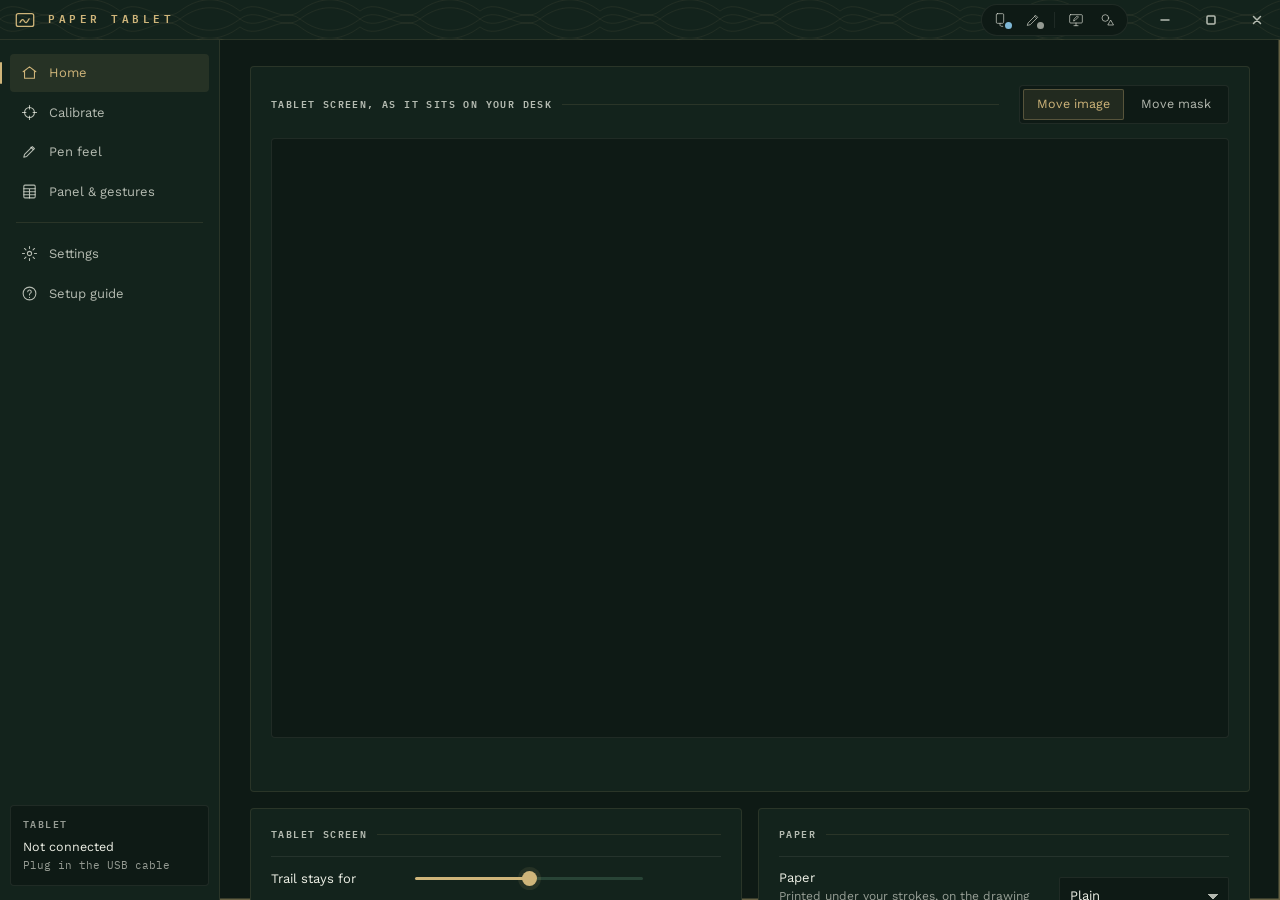
<file: pc/web/index.html>
<!doctype html>
<html lang="en" data-theme="intaglio">
<head>
<meta charset="utf-8">
<title>Paper Tablet</title>
<link rel="stylesheet" href="fonts.css">
<link rel="stylesheet" href="app.css">
<link rel="stylesheet" href="themes.css">
</head>
<body>
<svg width="0" height="0" style="position:absolute">
  <symbol id="i-home" viewBox="0 0 24 24"><path d="M3 11l9-7 9 7"/><path d="M5 10v10h14V10"/></symbol>
  <symbol id="i-target" viewBox="0 0 24 24"><circle cx="12" cy="12" r="7"/><path d="M12 2v5M12 17v5M2 12h5M17 12h5"/></symbol>
  <symbol id="i-display" viewBox="0 0 24 24"><rect x="3" y="4" width="18" height="12" rx="1.5"/><path d="M9 20h6M12 16v4"/></symbol>
  <symbol id="i-pen" viewBox="0 0 24 24"><path d="M4 20l4-1 11-11-3-3L5 16z"/><path d="M14 6l3 3"/></symbol>
  <symbol id="i-tablet" viewBox="0 0 24 24"><rect x="3" y="5" width="18" height="14" rx="2"/><path d="M7 14c2-3 3-3 4-1s2 2 4-2"/></symbol>
  <symbol id="i-grid" viewBox="0 0 24 24"><rect x="4" y="3" width="16" height="18" rx="1.5"/><path d="M4 8h16M12 8v13M4 12.3h16M4 16.6h16"/></symbol>
  <symbol id="i-gear" viewBox="0 0 24 24"><circle cx="12" cy="12" r="3"/><path d="M12 2v3M12 19v3M2 12h3M19 12h3M4.9 4.9l2.1 2.1M17 17l2.1 2.1M4.9 19.1L7 17M17 7l2.1-2.1"/></symbol>
  <symbol id="i-guide" viewBox="0 0 24 24"><circle cx="12" cy="12" r="9"/><path d="M9.5 9.5a2.5 2.5 0 1 1 3.5 2.3c-.6.3-1 .9-1 1.6V14M12 17.5v.01"/></symbol>
  <symbol id="i-info" viewBox="0 0 24 24"><circle cx="12" cy="12" r="9"/><path d="M12 11v6M12 7.5v.01"/></symbol>
  <symbol id="i-warn" viewBox="0 0 24 24"><path d="M12 3l10 18H2z"/><path d="M12 10v5M12 18v.01"/></symbol>
  <symbol id="i-shape" viewBox="0 0 24 24"><circle cx="8" cy="9" r="5"/><path d="M15 21l4-7 4 7z" transform="translate(-3 -2)"/></symbol>
  <symbol id="i-plug" viewBox="0 0 24 24"><rect x="5" y="2.5" width="11" height="14.5" rx="1.6"/><path d="M10.5 17v2.2c0 1.6 1.2 2.3 3 2.3h5"/></symbol>
  <symbol id="i-penwin" viewBox="0 0 24 24"><rect x="2.5" y="4" width="19" height="12.5" rx="1.5"/><path d="M9 20.5h6M12 16.5v4"/><path d="M8.5 13l.7-2.4 4.8-4.8 1.7 1.7-4.8 4.8z"/></symbol>
  <symbol id="i-check" viewBox="0 0 24 24"><path d="M5 12l5 5 9-10"/></symbol>
</svg>

<header class="titlebar">
  <svg class="tb-logo" viewBox="0 0 24 24" fill="none" stroke="currentColor" stroke-width="1.4" stroke-linecap="round">
    <rect x="2.5" y="5" width="19" height="14" rx="2.2"/><path d="M6.5 14.5c2.2-3.6 3.6-3.6 4.8-1.2s2.6 2.4 5.2-2.6"/>
  </svg>
  <div class="tb-name pywebview-drag-region">PAPER TABLET</div>
  <div class="tb-spacer pywebview-drag-region"></div>
  <!-- status lights, then the three switches used most, as icons (tooltips name them) -->
  <div class="tb-status">
    <span class="ind" id="indTab" role="img" aria-label="Tablet: starting"><svg><use href="#i-plug"/></svg><i class="dot busy" id="tabDot"></i></span>
    <span class="ind" id="indPen" role="img" aria-label="Pen: off"><svg><use href="#i-pen"/></svg><i class="dot" id="penDot"></i></span>
    <span class="tb-sep"></span>
    <button class="tbt" id="tgOutput" aria-pressed="false"><svg><use href="#i-penwin"/></svg></button>
    <button class="tbt" id="tgSnap" aria-pressed="false"><svg><use href="#i-shape"/></svg></button>
  </div>
  <button class="wb" title="Minimise" onclick="api().win_minimize()"><svg viewBox="0 0 12 12"><path d="M2 6h8"/></svg></button>
  <button class="wb" title="Maximise" onclick="toggleMax()"><svg viewBox="0 0 12 12"><rect x="2" y="2" width="8" height="8" rx="1"/></svg></button>
  <button class="wb close" title="Close" onclick="api().win_close()"><svg viewBox="0 0 12 12"><path d="M2.5 2.5l7 7M9.5 2.5l-7 7"/></svg></button>
</header>

<div class="layout">
  <nav class="sidebar">
    <button class="nav on" data-view="home"><svg><use href="#i-home"/></svg>Home</button>
    <button class="nav" data-view="calibrate"><svg><use href="#i-target"/></svg>Calibrate</button>
    <button class="nav" data-view="pen"><svg><use href="#i-pen"/></svg>Pen feel</button>
    <button class="nav" data-view="panel"><svg><use href="#i-grid"/></svg>Panel &amp; gestures</button>
    <div class="nav-sep"></div>
    <button class="nav" data-view="settings"><svg><use href="#i-gear"/></svg>Settings</button>
    <button class="nav" onclick="Wizard.open()"><svg><use href="#i-guide"/></svg>Setup guide</button>
    <div class="sb-grow"></div>
    <div class="device">
      <div class="lbl">Tablet</div>
      <div class="name" id="devName">Not connected</div>
      <div class="meta" id="devMeta">Plug in the USB cable</div>
    </div>
  </nav>

  <main class="main"><div class="content">

    <!-- HOME: what the tablet screen shows, with the live pen, and the settings for what it shows -->
    <section class="view on" id="view-home">
      <div class="banner" id="banner" hidden>
        <span class="dot" id="banDot"></span>
        <div class="tx"><div class="t1" id="banTitle"></div><div class="t2" id="banText"></div></div>
        <div class="row" id="banActions"></div>
      </div>
      <div class="pane">
        <div class="stage-head">
          <div class="pane-title">Tablet screen, as it sits on your desk</div>
          <span class="hint" id="scrHint"></span>
          <div class="seg" id="scrDrag" title="What dragging on the picture moves"><button data-v="trace" class="on">Move image</button><button data-v="mask">Move mask</button></div>
        </div>
        <div class="preview-wrap stage" id="scrWrap"><canvas id="scrPreview"></canvas></div>
        <div class="row between mts">
          <div class="readout" id="homeReadout"></div>
          <span class="hint" id="scrNote"></span>
        </div>
      </div>
      <div class="home-grid mt">
        <div class="stack">
          <div class="pane">
            <div class="pane-title">Tablet screen</div>
            <div class="opt" style="display:block"><div class="range-row"><span>Trail stays for</span><input type="range" min="250" max="5250" step="250" id="trailR"><span class="v" id="trailV"></span></div>
              <p class="hint mts">E-ink can't fade smoothly, so a stroke stays for this long after you lift the pen, then clears in one refresh. Slide all the way right for <b>Until cleared</b>: strokes stay until you press <i>Clear the tablet screen</i> below or a <i>Clear ink</i> button on the panel.</p></div>
            <div class="opt" style="display:block" id="lightRow"><div class="range-row"><span>Front light</span><input type="range" min="0" max="100" step="10" id="lightR"><span class="v" id="lightV"></span></div>
              <p class="hint mts">Also on the tablet, under the shortcut panel. Your own light level comes back when you unplug.</p></div>
            <div class="opt"><div class="tx"><div class="t1">Shortcut panels</div><div class="t2">16 buttons on each side, chosen by you. Tap with a finger or the pen. <a onclick="go('panel')">Customise the buttons</a></div></div>
              <div class="seg" data-key="panel"><button data-v="left">Left</button><button data-v="right">Right</button><button data-v="both">Both</button><button data-v="off">Off</button></div></div>
            <div class="opt"><div class="tx"><div class="t1">Finger gestures</div><div class="t2">Three fingers swipe left: undo, right: redo. Two fingers drag to pan, pinch to zoom.</div></div>
              <label class="switch"><input type="checkbox" data-key="gestures"><span class="track"></span></label></div>
            <p class="hint mts">Fingers are ignored while the pen is near the screen, so a resting hand does nothing. <span id="lastAction"></span></p>
            <div class="row mt"><button class="btn" onclick="api().clear_ink()">Clear the tablet screen</button></div>
          </div>
          <div class="pane">
            <div class="pane-title">Tracing image</div>
            <div class="opt"><div class="tx"><div class="t1">Tracing image</div><div class="t2 clip" id="traceName">None. Show a photo or sketch under your strokes to trace over.</div></div>
              <div class="row"><button class="btn" onclick="pickTrace()">Choose…</button><button class="btn ghost" id="traceDel" onclick="setKey('trace_file','').then(refresh)">Remove</button></div></div>
            <div class="opt" style="display:block"><div class="range-row"><span>Image strength</span><input type="range" min="0.1" max="1" step="0.05" data-key="trace_opacity" data-type="float"><span class="v" id="traceV"></span></div></div>
            <div class="opt"><div class="tx"><div class="t1">Move and zoom it on the tablet</div><div class="t2">While on, one finger drags the image and two fingers zoom it; gestures pause. It turns on by itself when you choose an image; tap the black note on the tablet to finish. A panel button can do this too ("Move image").</div></div>
              <div class="row"><button class="btn ghost" onclick="resetTrace()">Centre</button><label class="switch"><input type="checkbox" data-key="trace_adjust"><span class="track"></span></label></div></div>
          </div>
        </div>
        <div class="stack">
          <div class="pane">
            <div class="pane-title">Paper</div>
            <div class="opt"><div class="tx"><div class="t1">Paper</div><div class="t2">Printed under your strokes, on the drawing area only</div></div>
              <select class="input" data-key="paper" style="width:170px">
                <option value="plain">Plain</option><option value="lined">Lined</option><option value="squared">Squared</option>
                <option value="dots">Dots</option><option value="cross">Crosses</option><option value="blueprint">Blueprint (5 × 5)</option>
                <option value="isometric">Isometric</option></select></div>
            <div class="opt" style="display:block"><div class="range-row"><span>Line spacing</span><input type="range" min="3" max="15" step="0.5" data-key="paper_mm" data-type="float"><span class="v" id="paperV"></span></div></div>
          </div>
          <div class="pane">
            <div class="pane-title">Pen mask</div>
            <div class="prof-row">
              <div class="combo" id="maskCombo">
                <input class="input" id="maskName" maxlength="24" placeholder="None" title="Click the name to rename this mask" autocomplete="off" spellcheck="false">
                <button class="combo-btn" id="maskChev" type="button" title="Your masks: switch between them here or from the corner tab on the tablet" aria-haspopup="listbox" aria-expanded="false"></button>
                <div class="combo-list" id="maskList" role="listbox" hidden></div>
              </div>
              <button class="btn" onclick="$('#maskFile').click()" title="A new mask from an image, read in greyscale: black masks, white stays open">Add mask</button><input type="file" id="maskFile" accept="image/*" hidden onchange="maskFromImage(this)">
              <button class="btn ghost" id="maskDel">Delete</button>
            </div>
            <p class="hint mts">Shaded parts of the tablet screen hold the pen back, like a stencil: dark ignores it, white leaves it alone, grey is in between. Pick None to switch the mask off. <span id="maskInfo"></span></p>
            <div class="opt"><div class="tx"><div class="t1">Mask shortcut on the tablet</div><div class="t2">A corner tab at the top of that side, next to a panel there. Tap it to list your masks, then tap one to switch, or None, or Invert.</div></div>
              <div class="seg maskSide"><button data-v="left">Left</button><button data-v="right">Right</button><button data-v="off">Off</button></div></div>
            <div class="opt" style="display:block"><div class="range-row"><span>Contrast</span><input type="range" min="0.25" max="6" step="0.25" data-key="mask_contrast" data-type="float"><span class="v" id="maskConV"></span></div>
              <p class="hint mts">Left of the middle softens the mask towards mid grey; right pushes greys to black or white, until it's a hard cut-out.</p></div>
            <div class="opt"><div class="tx"><div class="t1">Grey areas</div><div class="t2" id="maskModeHint"></div></div>
              <div class="seg" data-key="mask_mode"><button data-v="fade">Fade</button><button data-v="gate">Firmer press</button></div></div>
            <div class="opt"><div class="tx"><div class="t1">Invert or clear</div><div class="t2">Invert swaps black and white, and pressing it again swaps them back. The tablet has the same toggle under its mask corner tab.</div></div>
              <div class="row"><button class="btn ghost" id="maskInv" onclick="maskInvert()">Invert</button><button class="btn ghost" onclick="maskOp('clear')">Clear</button></div></div>
            <div class="opt"><div class="tx"><div class="t1">Position</div><div class="t2">Drag the mask on the tablet picture above to move it; the mouse wheel or a pinch zooms it. The tablet follows when you let go.</div></div>
              <button class="btn ghost" id="maskCentre" onclick="maskCentre()">Centre</button></div>
          </div>
          <div class="pane">
            <div class="pane-title">Shapes</div>
            <div class="opt"><div class="tx"><div class="t1">Hold for</div><div class="t2">Draw a line, circle, rectangle or triangle and keep the pen still: it becomes a clean shape. The shapes button in the title bar turns it on and off.</div></div>
              <div class="seg" data-key="snap_hold_ms"><button data-v="400">0.4 s</button><button data-v="600">0.6 s</button><button data-v="900">0.9 s</button></div></div>
            <div class="field mt"><span class="lbl">Only in these apps (program names, comma separated)</span><input class="input mono" data-key="snap_apps"></div>
            <p class="hint mts">The app swaps your stroke by pressing Ctrl+Z and drawing the clean shape, so it only snaps in drawing programs where Ctrl+Z undoes one stroke. <span id="snapLast"></span></p>
          </div>
        </div>
      </div>
    </section>

    <!-- CALIBRATE -->
    <section class="view" id="view-calibrate">
      <h1>Calibrate</h1>
      <p class="lead">Calibration teaches the app exactly where your pen touches, and which way round the tablet sits on your desk. Do it once, and again if you move the tablet to a different position.</p>
      <div class="pane mt2">
        <div class="pane-title">Calibration</div>
        <div class="cal-head">
          <div id="calSaved" class="hint"></div>
          <button class="btn acc lg" id="calOpen" onclick="Cal.open()">Calibrate</button>
        </div>
        <div id="calPageWarn"></div>
      </div>
      <div class="pane mt">
        <div class="pane-title">Screen area</div>
        <p class="hint">Which display the pen draws on, how the tablet fits it, and the part of the tablet you use. Drag a box on the picture to use only part of it.</p>
        <div class="area-grid mt">
          <div>
            <div class="preview-wrap drag area-pic" id="mapWrap"><canvas id="mapPreview"></canvas></div>
            <div class="row between mts">
              <div class="legend"><span><i style="background:var(--accent2-b)"></i>reaches your display</span><span><i style="border:1.5px dashed var(--accent)"></i>active area</span></div>
              <span class="hint" id="dragHint"></span>
            </div>
            <div class="readout ratios" id="ratios"></div>
          </div>
          <div>
            <select class="input" data-key="monitor" data-type="int" id="monSel"></select>
            <div class="opt mt"><div class="tx"><div class="t1">Fit</div><div class="t2" id="fitHint"></div></div>
              <div class="seg" data-key="fit">
                <button data-v="crop">Fill display</button><button data-v="letterbox">Whole tablet</button><button data-v="stretch">Stretch</button>
              </div></div>
            <div class="opt"><div class="tx"><div class="t1">Active area</div><div class="t2 mono" id="areaText"></div></div>
              <div class="row">
                <button class="btn" onclick="setArea([0,0,1,1])">Whole tablet</button>
                <button class="btn" onclick="setArea([0.1,0.1,0.9,0.9])">Inside the targets</button>
              </div></div>
          </div>
        </div>
      </div>
    </section>

    <!-- PEN -->
    <section class="view" id="view-pen">
      <h1>Pen feel</h1>
      <p class="lead">Shape how pressure comes through, and check the whole range reaches your apps.</p>
      <div class="grid2 mt2">
        <div class="stack">
        <div class="pane">
          <div class="pane-title">Pressure curve</div>
          <canvas class="curve" id="curve"></canvas>
          <div class="range-row mt"><span>Response</span><input type="range" min="0.3" max="3" step="0.05" data-key="gamma" data-type="float"><span class="v" id="gammaV"></span></div>
          <div class="scale" style="margin-left:144px;margin-right:78px"><span>softer: light touch draws dark</span><span>firmer</span></div>
          <div class="range-row mt"><span>Ignore light touch</span><input type="range" min="0" max="0.3" step="0.01" data-key="threshold" data-type="float"><span class="v" id="threshV"></span></div>
        </div>
        </div>
        <div class="stack">
          <div class="pane">
            <div class="pane-title">Options</div>
            <div class="opt"><div class="tx"><div class="t1">Send pen tilt</div><div class="t2">For brushes that respond to angle</div></div>
              <label class="switch"><input type="checkbox" data-key="tilt"><span class="track"></span></label></div>
            <div class="opt"><div class="tx"><div class="t1">Lift the pen at the edge</div><div class="t2">A stroke that runs off the active area stops instead of drawing along the screen edge</div></div>
              <label class="switch"><input type="checkbox" data-key="edge_lift"><span class="track"></span></label></div>
          </div>
          <div class="pane">
            <div class="pane-title">Full-range check</div>
            <p class="hint">Press as hard as you comfortably can once. The bar should get near the end.</p>
            <div class="meter mt"><i id="peakBar"></i></div>
            <div class="row between mts"><span class="readout" id="peakText" style="margin:0"></span><button class="btn ghost" onclick="api().reset_peak()">Reset</button></div>
          </div>
          <div class="note"><svg><use href="#i-info"/></svg><div>Krita, GIMP, Inkscape and Xournal++ get pressure and tilt through their normal tablet support. On Wayland, if Krita ignores the pen, start it with <code>QT_QPA_PLATFORM=xcb krita</code>.</div></div>
        </div>
      </div>
    </section>

    <!-- PANEL BUTTONS -->
    <section class="view" id="view-panel">
      <h1>Panel &amp; gestures</h1>
      <p class="lead">These are the panels exactly as the tablet draws them, one for each side. Click a button to change it, drag one onto another to swap them. Changes reach the tablet straight away.</p>
      <div class="pe mt2">
        <div class="stack">
          <div class="pane pe-mock">
            <div class="row between"><div class="pane-title">On the tablet</div>
              <div class="seg" id="pmSide" title="Which panel to edit"><button data-v="left" class="on">Left panel</button><button data-v="right">Right panel</button></div></div>
            <div class="prof-row">
              <select class="input" id="profSel" title="Button sets: switch between them with the arrows on the tablet"></select>
              <input class="input" id="profName" maxlength="24" placeholder="Profile name" title="Rename this profile">
              <button class="btn" id="profNew" title="A new profile with the default buttons">New</button>
              <button class="btn" id="profDup" title="A copy of this profile">Duplicate</button>
              <button class="btn ghost" id="profDel">Delete</button>
            </div>
            <div class="pm-wrap" id="pmWrap"></div>
            <div class="row between mts">
              <span class="hint" id="pmNote"></span>
              <button class="btn ghost" id="pmReset">Restore defaults</button>
            </div>
          </div>
          <div class="pane">
            <div class="pane-title">Panels</div>
            <div class="opt"><div class="tx"><div class="t1">Shown</div><div class="t2">Either side, both, or none. The profile arrows switch both panels together.</div></div>
              <div class="seg" data-key="panel"><button data-v="left">Left</button><button data-v="right">Right</button><button data-v="both">Both</button><button data-v="off">Off</button></div></div>
            <div class="opt"><div class="tx"><div class="t1">Unfolded</div><div class="t2">The tab in each top corner folds that panel away for more drawing room</div></div>
              <div class="row"><span class="hint">Left</span><label class="switch"><input type="checkbox" data-key="panel_open"><span class="track"></span></label>
                <span class="hint">Right</span><label class="switch"><input type="checkbox" data-key="panel_open_right"><span class="track"></span></label></div></div>
            <div class="opt"><div class="tx"><div class="t1">Mask strip</div><div class="t2">Your masks as a corner tab, inside a panel on the same side</div></div>
              <div class="seg maskSide"><button data-v="left">Left</button><button data-v="right">Right</button><button data-v="off">Off</button></div></div>
            <div class="opt"><div class="tx"><div class="t1">Finger gestures</div><div class="t2">3 fingers swipe: undo / redo. 2 fingers: pan, pinch zoom</div></div>
              <label class="switch"><input type="checkbox" data-key="gestures"><span class="track"></span></label></div>
            <div class="opt"><div class="tx"><div class="t1">Fingers in this profile</div><div class="t2"><b>Shortcuts</b> turn gestures into keys for your drawing app. <b>Touchscreen</b> makes the tablet a touchscreen: apps scroll with inertia, pinch and rotate by themselves. The pen still mutes fingers while it's near.</div></div>
              <div class="seg" id="profTouch"><button data-v="shortcuts">Shortcuts</button><button data-v="windows">Touchscreen</button></div></div>
            <div class="opt"><div class="tx"><div class="t1">Rotate key</div><div class="t2">Five fingers twisted rotate the canvas: this key is held while the app drags round the window centre. Krita: <code>shift+space</code>, apps that rotate with R: <code>r</code></div></div>
              <input class="input mono" data-key="rotate_keys" style="width:130px"></div>
            <div class="opt"><div class="tx"><div class="t1">Swipe step</div><div class="t2">How far a 3-finger swipe goes for each undo or redo; drag back to take steps back</div></div>
              <div class="seg" data-key="swipe_step"><button data-v="70">Short</button><button data-v="100">Medium</button><button data-v="150">Long</button></div></div>
          </div>
        </div>
        <div class="stack">
          <div class="pane" id="peEditor">
            <div class="pane-title" id="peTitle">Button</div>
            <div class="field"><span class="lbl">Title on the button</span><input class="input" id="peName" maxlength="14" placeholder="e.g. Save"></div>
            <div class="field mt"><span class="lbl">What it does</span>
              <div class="kinds" id="peKinds">
                <button data-k="shortcut"><b>Shortcut</b><span>Taps a key or combination</span></button>
                <button data-k="hold"><b>Hold key</b><span>Held while you touch it; a quick tap locks it</span></button>
                <button data-k="pen"><b>Pen on/off</b><span>Pauses the pen</span></button>
                <button data-k="snap"><b>Shapes on/off</b><span>Hold-to-snap shapes</span></button>
                <button data-k="clear"><b>Clear ink</b><span>Only useful if trails are set to stay</span></button>
                <button data-k="trace"><b>Move image</b><span>Fingers move and zoom the tracing image</span></button>
                <button data-k="light"><b>Light full / back</b><span>Front light to full for tracing, tap again for your level</span></button>
                <button data-k="mask"><b>Invert mask</b><span>Swaps black and white in the mask in use</span></button>
                <button data-k="none"><b>Empty</b><span>Leaves a gap</span></button>
              </div>
            </div>
            <div class="field mt" id="peKeysRow"><span class="lbl">Key or combination</span>
              <div class="row">
                <input class="input mono" id="peKeys" placeholder="ctrl+shift+s">
                <button class="btn blue" id="peRecord">Record</button>
              </div>
              <div class="hint" id="peKeysHint"></div>
            </div>
            <div class="field mt"><span class="lbl">Or pick a common one</span>
              <select class="input" id="pePreset"></select></div>
          </div>
          <div class="pane">
            <div class="pane-title">Tap gestures</div>
            <p class="hint">Quick taps anywhere on the drawing area. Leave the keys empty to switch one off. Fingers are ignored while the pen is near.</p>
            <div class="taps mt" id="tapList"></div>
          </div>
        </div>
      </div>
    </section>

    <!-- SETTINGS -->
    <section class="view" id="view-settings">
      <h1>Settings</h1>
      <div class="grid2 mt2">
        <div class="stack">
          <div class="pane">
            <div class="pane-title">Connection</div>
            <div class="stack">
              <div class="field"><span class="lbl">Tablet address</span><input class="input mono" data-key="host"></div>
              <div class="field"><span class="lbl">User</span><input class="input mono" data-key="user"></div>
              <div class="field"><span class="lbl">Key file (optional)</span><input class="input mono" data-key="key" placeholder="the app's own key is used by default"></div>
              <div class="row"><button class="btn" id="btnConnect">Connect now</button><button class="btn ghost" id="btnDisconnect">Disconnect</button></div>
              <div class="opt"><div class="tx"><div class="t1">Connect over Wi-Fi too</div><div class="t2" id="wifiInfo"></div></div>
                <label class="switch"><input type="checkbox" id="wifiOn"><span class="track"></span></label></div>
              <p class="hint">This switches on reMarkable's own SSH over Wi-Fi on the tablet (with the cable plugged in), so the tablet's login is reachable on your network. The app only logs in with its key and only to this tablet, but the tablet's password works there too, so use it on networks you trust, and switch it off elsewhere. Wi-Fi adds a little lag compared with the cable.</p>
            </div>
          </div>
          <div class="pane">
            <div class="pane-title">Tablet log</div>
            <div class="log" id="scrLog"></div>
          </div>
        </div>
        <div class="stack">
          <div class="pane">
            <div class="pane-title">Behaviour</div>
            <details class="disclose">
              <summary><div class="tx"><div class="t1">Theme</div><div class="t2" id="themeName"></div></div>
                <svg class="chev" viewBox="0 0 12 12"><path d="M3 4.5l3 3 3-3"/></svg></summary>
              <div class="themes" id="themes" role="radiogroup" aria-label="Theme"></div>
            </details>
            <div class="opt"><div class="tx"><div class="t1">Setup guide</div><div class="t2">Walk through developer mode and the cable again</div></div>
              <button class="btn" onclick="Wizard.open()">Open</button></div>
            <div class="opt"><div class="tx"><div class="t1">About</div><div class="t2">Paper Tablet <span id="appVersion"></span>, for reMarkable Paper Pro (reMarkable 2 and 1 in beta). Not affiliated with reMarkable AS. Fonts: IBM Plex (SIL OFL).</div></div></div>
          </div>
          <div class="pane">
            <div class="pane-title">When you plug in</div>
            <div class="opt"><div class="tx"><div class="t1">Connect automatically</div></div>
              <label class="switch"><input type="checkbox" data-key="auto_connect"><span class="track"></span></label></div>
            <div class="opt"><div class="tx"><div class="t1">Turn on the pen</div></div>
              <label class="switch"><input type="checkbox" data-key="auto_output"><span class="track"></span></label></div>
            <p class="hint mts">With these on, plugging in is all it takes. Unplug and the tablet goes straight back to your notebooks.</p>
          </div>
        </div>
      </div>
    </section>

  </div></main>
</div>

<!-- SETUP GUIDE -->
<div class="overlay" id="wizard">
  <div class="wizard">
    <aside class="wz-side" id="wzSide"><div class="lbl">Setup guide</div></aside>
    <section class="wz-main">
      <div class="wz-body" id="wzBody"></div>
      <div class="wz-foot">
        <button class="btn ghost" id="wzBack">Back</button>
        <div class="row"><a id="wzSkip" style="font-size:12px">I'll do this later</a><button class="btn acc" id="wzNext">Continue</button></div>
      </div>
    </section>
  </div>
</div>

<!-- CALIBRATION: three steps, one at a time -->
<div class="overlay cal" id="calwin">
  <div class="wizard">
    <aside class="wz-side" id="cwSide"><div class="lbl">Calibration</div></aside>
    <section class="wz-main">
      <div class="wz-body">
        <div class="cw-step" data-step="0">
          <div class="lbl">Step 1 of 3</div><h1 class="mt">How is your tablet lying?</h1>
          <p class="lead">Put the tablet where it will sit on your desk, the way round you'll use it. Look at where the power button and the cable are, and pick the picture that matches. <span class="legend"><i class="lg-btn"></i>power button <i class="lg-cab"></i>USB-C cable</span></p>
          <div class="positions mt2" id="calPositions"></div>
          <div id="posWarn"></div>
        </div>
        <div class="cw-step" data-step="1">
          <div class="lbl">Step 2 of 3</div><h1 class="mt">Choose the targets</h1>
          <p class="lead">More targets make it more precise. The targets appear on the tablet screen, turned the way your tablet sits.</p>
          <div class="modes mt2" id="calModes">
            <button class="mode on" data-mode="sheet9"><div class="t1">9 targets<span class="tag">best</span></div><div class="t2">Shown on the tablet screen (or the printed sheet). Most precise.</div></button>
            <button class="mode" data-mode="sheet4"><div class="t1">4 targets</div><div class="t2">The four corner targets only. Quicker.</div></button>
            <button class="mode" data-mode="corners"><div class="t1">Screen corners</div><div class="t2">No targets needed. Tap the four corners of the screen.</div></button>
          </div>
          <p class="hint mt">No tablet screen? Open the <a onclick="api().open_calibration_pdf()">printable target sheet</a> on the tablet instead (it's in the <code>tablet</code> folder).</p>
        </div>
        <div class="cw-step" data-step="2">
          <div class="lbl">Step 3 of 3</div><h1 class="mt">Tap each target with the pen</h1>
          <div class="calbox mt2">
            <svg class="targets" id="calSvg" viewBox="0 0 400 300"></svg>
            <div>
              <div class="prompt" id="calPrompt">Ready when you are.</div>
              <p class="hint mts" id="calHint">Hold the tablet the way you'll use it. Tap the centre of each target, firmly and once.</p>
              <div class="progress"><i id="calBar"></i></div>
              <div class="row mt">
                <button class="btn acc lg" id="calStart">Start calibration</button>
                <button class="btn ghost" id="calCancel" style="display:none">Cancel</button>
              </div>
              <div id="calResult" class="mt"></div>
            </div>
          </div>
        </div>
      </div>
      <div class="wz-foot">
        <button class="btn ghost" id="cwBack">Back</button>
        <div class="row"><a id="cwClose" style="font-size:12px">Close</a><button class="btn acc" id="cwNext">Continue</button></div>
      </div>
    </section>
  </div>
</div>

<div class="toast" id="toast"></div>
<div class="grips"><i data-edge="n"></i><i data-edge="s"></i><i data-edge="w"></i><i data-edge="e"></i>
  <i data-edge="nw"></i><i data-edge="ne"></i><i data-edge="sw"></i><i data-edge="se"></i></div>
<script src="app.js"></script>
</body>
</html>
</file>
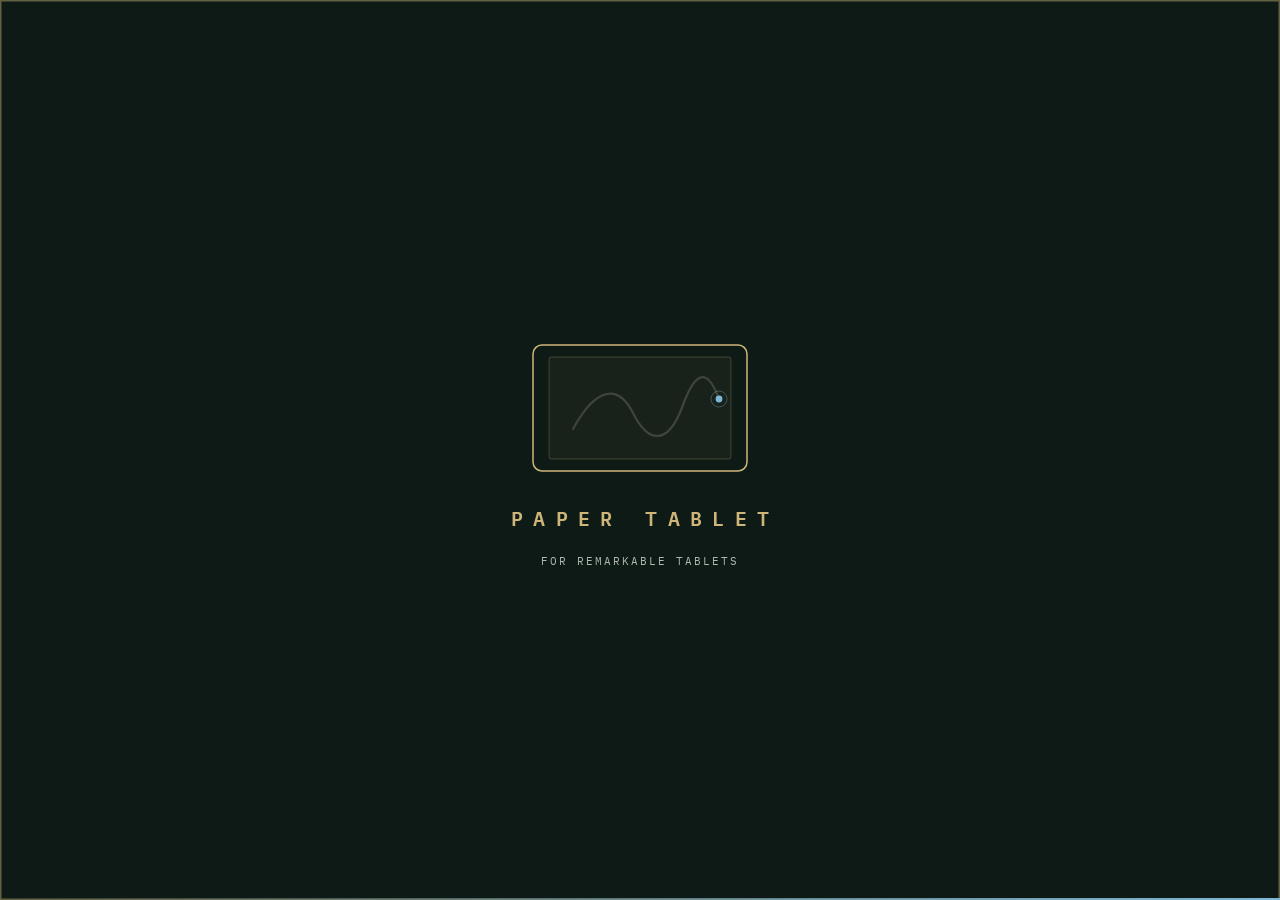
<file: pc/web/splash.html>
<!doctype html>
<html lang="en" data-theme="intaglio">
<head>
<meta charset="utf-8">
<title>Paper Tablet</title>
<link rel="stylesheet" href="fonts.css">
<style>
  :root { --bg:#060e17; --s1:#0a1520; --accent:#C4A882; --accent2:#4A9EE0; --dim:rgba(255,255,255,0.5);
          --win-border:rgba(196,168,130,0.45); --stroke:#e8e2d6; }
  /* the app sets html[data-theme] as soon as the page loads (themes.css, linked below) */
  [data-theme="ledger"] { --stroke:#1d2420; }
  * { margin:0; padding:0; box-sizing:border-box; }
  html, body { height:100%; background:var(--bg); overflow:hidden; user-select:none; cursor:default; }
  body { display:flex; align-items:center; justify-content:center; font-family:"IBM Plex Sans",sans-serif;
         box-shadow:inset 0 0 0 1.5px var(--win-border); }
  .stage { position:relative; width:100%; height:100%; display:flex; flex-direction:column; align-items:center; justify-content:center; gap:22px; }
  svg { width:250px; height:150px; overflow:visible; }
  .frame { fill:none; stroke:var(--accent); stroke-width:1.5; stroke-dasharray:760; stroke-dashoffset:760;
           animation: draw 0.9s cubic-bezier(.6,0,.2,1) 0.15s forwards; }
  .screen { fill:color-mix(in srgb, var(--accent) 5%, transparent); stroke:color-mix(in srgb, var(--accent) 25%, transparent); stroke-width:1; opacity:0;
            animation: fade 0.5s ease 0.8s forwards; }
  .ink { fill:none; stroke:var(--stroke); stroke-width:2.2; stroke-linecap:round; stroke-linejoin:round;
         stroke-dasharray:520; stroke-dashoffset:520; animation: draw 1.1s cubic-bezier(.45,0,.25,1) 1.05s forwards,
         trail 0.9s ease 2.35s forwards; }
  .pen { opacity:0; animation: fade 0.25s ease 0.95s forwards, travel 1.1s cubic-bezier(.45,0,.25,1) 1.05s forwards; offset-path: path("M58 96 C 82 52, 104 52, 118 80 S 152 116, 168 72 S 196 44, 204 66"); offset-rotate:0deg; }
  .word { font-family:"IBM Plex Mono",monospace; font-weight:600; font-size:20px; letter-spacing:0.52em; color:var(--accent);
          text-indent:0.52em; opacity:0; transform:translateY(6px); animation: rise 0.6s ease 1.55s forwards; }
  .sub { font-size:11px; letter-spacing:0.18em; text-transform:uppercase; color:var(--dim); opacity:0;
         animation: fade 0.6s ease 1.85s forwards; font-family:"IBM Plex Mono",monospace; }
  .bar { position:absolute; left:0; bottom:0; height:2px; width:0; background:linear-gradient(90deg, transparent, var(--accent2));
         animation: load 2.4s cubic-bezier(.3,0,.2,1) 0.1s forwards; }
  @keyframes draw { to { stroke-dashoffset:0; } }
  @keyframes fade { to { opacity:1; } }
  @keyframes trail { to { opacity:0.18; } }
  @keyframes rise { to { opacity:1; transform:none; } }
  @keyframes travel { from { offset-distance:0%; } to { offset-distance:100%; } }
  @keyframes load { to { width:100%; } }
  /* exit: the app calls fadeOut() once the animation has finished and the main window is ready */
  .stage { transition: opacity .38s ease, transform .38s ease; }
  body.out .stage { opacity:0; transform: scale(.985); }
</style>
<link rel="stylesheet" href="themes.css">
</head>
<body>
<div class="stage">
  <svg viewBox="0 0 250 150" aria-hidden="true">
    <!-- the tablet, landscape, as it sits on the desk -->
    <rect class="frame" x="18" y="12" width="214" height="126" rx="9"/>
    <rect class="screen" x="34" y="24" width="182" height="102" rx="2"/>
    <path class="ink" d="M58 96 C 82 52, 104 52, 118 80 S 152 116, 168 72 S 196 44, 204 66"/>
    <g class="pen"><circle r="3.4" style="fill:var(--accent2)"/><circle r="8" fill="none" style="stroke:var(--accent2)" stroke-opacity="0.35"/></g>
  </svg>
  <div class="word">PAPER TABLET</div>
  <div class="sub">for reMarkable tablets</div>
  <div class="bar"></div>
</div>
<script>
  // Tell the app when every animation has played to the end, so it never cuts the splash off.
  window.splashDone = false;
  window.addEventListener("load", () => {
    const all = document.getAnimations ? document.getAnimations() : [];
    Promise.all(all.map(a => a.finished)).then(() => { window.splashDone = true; });
    setTimeout(() => { window.splashDone = true; }, 4000);  // never wait longer than this
  });
  function fadeOut() { document.body.classList.add("out"); }
</script>
</body>
</html>
</file>
<file: docs/site/site.css>
/* Paper Tablet website. Layout: one long column of bands (hero, demos, features, download, history),
   each band's inner wrapper centred at 1120 px. Palette and type are the desktop app's own
   (pc/web/app.css :root and pc/web/themes.css): deep navy, champagne accent, steel-blue second accent,
   IBM Plex, hairline borders, small radii. The swatches in the header switch skins, as in the app. */

@font-face { font-family:"IBM Plex Sans"; font-weight:300; font-display:swap; src:url("fonts/IBMPlexSans-Light.woff2") format("woff2"); }
@font-face { font-family:"IBM Plex Sans"; font-weight:400; font-display:swap; src:url("fonts/IBMPlexSans-Regular.woff2") format("woff2"); }
@font-face { font-family:"IBM Plex Sans"; font-weight:500; font-display:swap; src:url("fonts/IBMPlexSans-Medium.woff2") format("woff2"); }
@font-face { font-family:"IBM Plex Sans"; font-weight:600; font-display:swap; src:url("fonts/IBMPlexSans-SemiBold.woff2") format("woff2"); }
@font-face { font-family:"IBM Plex Mono"; font-weight:400; font-display:swap; src:url("fonts/IBMPlexMono-Regular.woff2") format("woff2"); }
@font-face { font-family:"IBM Plex Mono"; font-weight:600; font-display:swap; src:url("fonts/IBMPlexMono-SemiBold.woff2") format("woff2"); }
@font-face { font-family:"Work Sans"; font-weight:400; font-display:swap; src:url("fonts/WorkSans-400.woff2") format("woff2"); }
@font-face { font-family:"Work Sans"; font-weight:500; font-display:swap; src:url("fonts/WorkSans-500.woff2") format("woff2"); }
@font-face { font-family:"Work Sans"; font-weight:600; font-display:swap; src:url("fonts/WorkSans-600.woff2") format("woff2"); }
@font-face { font-family:"Libre Franklin"; font-weight:400; font-display:swap; src:url("fonts/LibreFranklin-400.woff2") format("woff2"); }
@font-face { font-family:"Libre Franklin"; font-weight:500; font-display:swap; src:url("fonts/LibreFranklin-500.woff2") format("woff2"); }
@font-face { font-family:"Libre Franklin"; font-weight:600; font-display:swap; src:url("fonts/LibreFranklin-600.woff2") format("woff2"); }

/* "Paper Tablet" skin (the app's default palette), dark-first */
:root {
  --bg:#060e17; --s1:#0a1520; --s2:#0D1B2A; --s3:#111f30; --s4:#16273b;
  --border:rgba(196,168,130,0.12); --border2:rgba(255,255,255,0.08);
  --accent:#C4A882; --accent-d:rgba(196,168,130,0.10); --accent-b:rgba(196,168,130,0.32);
  --accent2:#4A9EE0; --accent2-d:rgba(74,158,224,0.12); --accent2-b:rgba(74,158,224,0.35);
  --ink:#fff; --text:rgba(255,255,255,0.88); --dim:rgba(255,255,255,0.70); --dim2:rgba(255,255,255,0.50);
  --green:#4ecb8b; --amber:#ff9d52; --red:#ff5d5d;
  --on-accent:#0a1520;
  /* the device itself: e-paper and its ink do not change with the skin */
  --paper:#eeece6; --paper-ink:#121212; --bezel:#24262a; --bezel-hi:#3a3d43;
  --f-sans:"IBM Plex Sans",system-ui,-apple-system,"Segoe UI",sans-serif;
  --f-mono:"IBM Plex Mono",ui-monospace,Consolas,monospace;
  --radius:3px; --radius-lg:6px;
  --wrap:1120px;
  color-scheme:dark;
}
/* light viewers get Ledger unless they picked a skin */
@media (prefers-color-scheme: light) {
  :root:not([data-theme="dark"]):not([data-skin]) {
    --bg:#f4f1e8; --s1:#ebe6d8; --s2:#e3ddcc; --s3:#d9d2be; --s4:#cdc5ae;
    --border:rgba(29,36,32,0.14); --border2:rgba(29,36,32,0.16);
    --accent:#1f5c45; --accent-d:rgba(31,92,69,0.09); --accent-b:rgba(31,92,69,0.30);
    --accent2:#164f96; --accent2-d:rgba(22,79,150,0.09); --accent2-b:rgba(22,79,150,0.28);
    --ink:#1d2420; --text:#1d2420; --dim:rgba(29,36,32,0.80); --dim2:rgba(29,36,32,0.66);
    --green:#1f5c45; --amber:#7d4509; --red:#a3271f; --on-accent:#f4f1e8;
    --f-sans:"Libre Franklin","IBM Plex Sans",system-ui,sans-serif; --radius:2px; --radius-lg:3px;
    color-scheme:light;
  }
}
:root[data-theme="light"]:not([data-skin]), :root[data-skin="ledger"] {
  --bg:#f4f1e8; --s1:#ebe6d8; --s2:#e3ddcc; --s3:#d9d2be; --s4:#cdc5ae;
  --border:rgba(29,36,32,0.14); --border2:rgba(29,36,32,0.16);
  --accent:#1f5c45; --accent-d:rgba(31,92,69,0.09); --accent-b:rgba(31,92,69,0.30);
  --accent2:#164f96; --accent2-d:rgba(22,79,150,0.09); --accent2-b:rgba(22,79,150,0.28);
  --ink:#1d2420; --text:#1d2420; --dim:rgba(29,36,32,0.80); --dim2:rgba(29,36,32,0.66);
  --green:#1f5c45; --amber:#7d4509; --red:#a3271f; --on-accent:#f4f1e8;
  --f-sans:"Libre Franklin","IBM Plex Sans",system-ui,sans-serif; --radius:2px; --radius-lg:3px;
  color-scheme:light;
}
:root[data-skin="intaglio"] {
  --bg:#0e1a15; --s1:#13231c; --s2:#1a2e25; --s3:#20382d; --s4:#284436;
  --border:rgba(207,181,122,0.14); --border2:rgba(238,240,230,0.08);
  --accent:#cfb57a; --accent-d:rgba(207,181,122,0.10); --accent-b:rgba(207,181,122,0.32);
  --accent2:#7fb8d6; --accent2-d:rgba(127,184,214,0.10); --accent2-b:rgba(127,184,214,0.28);
  --ink:#eef0e6; --text:#eef0e6; --dim:rgba(238,240,230,0.74); --dim2:rgba(238,240,230,0.58);
  --green:#8fcf9f; --amber:#d9a14e; --red:#f0806f; --on-accent:#13231c;
  --f-sans:"Work Sans","IBM Plex Sans",system-ui,sans-serif; --radius:2px; --radius-lg:4px;
  color-scheme:dark;
}
:root[data-skin="graphite"] {
  --bg:#101215; --s1:#15181c; --s2:#1b1f24; --s3:#20252b; --s4:#272c33;
  --border:rgba(255,255,255,0.08); --border2:rgba(255,255,255,0.08);
  --accent:#d8bb8a; --accent-d:rgba(216,187,138,0.10); --accent-b:rgba(216,187,138,0.30);
  --accent2:#7fb3d5; --accent2-d:rgba(127,179,213,0.10); --accent2-b:rgba(127,179,213,0.28);
  --ink:#f2f0ea; --text:#f2f0ea; --dim:rgba(242,240,234,0.72); --dim2:rgba(242,240,234,0.56);
  --green:#5fd19b; --amber:#f0a54a; --red:#ff6b5f; --on-accent:#15181c;
  color-scheme:dark;
}
:root[data-skin="navy"] { color-scheme:dark; }

* { box-sizing:border-box; margin:0; padding:0; }
html { scroll-behavior:smooth; scroll-padding-top:72px; }
body { font-family:var(--f-sans); background:var(--bg); color:var(--text); font-size:16px; line-height:1.6;
       -webkit-font-smoothing:antialiased; overflow-x:hidden; transition:background .35s ease, color .35s ease; }
a { color:var(--accent2); text-decoration:none; }
a:hover { text-decoration:underline; }
:focus-visible { outline:2px solid var(--accent2-b); outline-offset:3px; border-radius:var(--radius); }
code, kbd, .mono { font-family:var(--f-mono); }
code { font-size:.86em; background:var(--s2); border:1px solid var(--border2); padding:1px 6px; border-radius:var(--radius); }
kbd { font-size:.78em; padding:1px 7px; border:1px solid var(--border2); border-bottom-width:2px; border-radius:var(--radius);
      background:var(--s2); color:var(--text); white-space:nowrap; }
img { max-width:100%; height:auto; display:block; }
h1, h2, h3 { color:var(--ink); text-wrap:balance; font-weight:300; letter-spacing:-0.01em; }
h2 { font-size:clamp(28px, 4vw, 42px); line-height:1.15; }
h3 { font-size:18px; font-weight:500; line-height:1.3; letter-spacing:0; }
p { text-wrap:pretty; }

.wrap { max-width:var(--wrap); margin:0 auto; padding-left:max(16px, env(safe-area-inset-left, 0px));
        padding-right:max(16px, env(safe-area-inset-right, 0px)); }
section { padding-block:96px; border-top:1px solid var(--border); }
.eyebrow { font-family:var(--f-mono); font-size:11.5px; font-weight:600; letter-spacing:0.28em; text-transform:uppercase;
           color:var(--accent); display:flex; align-items:center; gap:14px; }
.eyebrow::after { content:""; height:1px; width:56px; background:var(--accent-b); }
.sec-head { display:grid; gap:14px; max-width:720px; margin-bottom:48px; }
.sec-head p { color:var(--dim); font-size:17px; }

/* ------------------------------------------------------------------ header */
body::before { content:""; position:fixed; inset:0 0 auto; height:env(safe-area-inset-top, 0px); z-index:30; background:var(--s1); }
.nav { position:sticky; top:env(safe-area-inset-top, 0px); z-index:20; background:color-mix(in srgb, var(--s1) 86%, transparent);
       backdrop-filter:blur(12px); -webkit-backdrop-filter:blur(12px); border-bottom:1px solid var(--border); }
.nav .wrap { display:flex; align-items:center; gap:22px; height:60px; }
.brand { display:flex; align-items:center; gap:12px; color:var(--accent); text-decoration:none !important; }
.brand svg { width:24px; height:24px; }
.brand span { font-family:var(--f-mono); font-weight:600; font-size:12px; letter-spacing:0.34em; }
.nav-links { display:flex; gap:22px; margin-left:auto; }
.nav-links a { color:var(--dim); font-size:14px; }
.nav-links a:hover { color:var(--ink); text-decoration:none; }
.skins { display:flex; gap:6px; padding-left:18px; border-left:1px solid var(--border2); }
.skin { width:18px; height:18px; border-radius:50%; border:1px solid var(--border2); cursor:pointer; position:relative;
        background:linear-gradient(135deg, var(--sw-a) 0 50%, var(--sw-b) 50% 100%); }
.skin[aria-pressed="true"] { box-shadow:0 0 0 2px var(--bg), 0 0 0 3.5px var(--accent); }
.nav .gh { display:inline-flex; align-items:center; gap:8px; font-size:14px; color:var(--text); padding:6px 12px;
           border:1px solid var(--border2); border-radius:20px; }
.nav .gh:hover { border-color:var(--accent-b); text-decoration:none; }
.nav .gh svg { width:16px; height:16px; fill:currentColor; }
@media (max-width: 860px) { .nav-links { display:none; } .skins { margin-left:auto; } }
@media (max-width: 420px) { .nav .gh span { display:none; } .skins { padding-left:10px; } }

/* -------------------------------------------------------------------- hero */
.hero { border-top:none; padding-block:64px 72px; position:relative; overflow:hidden; }
.hero::before { content:""; position:absolute; inset:-30% -10% auto; height:120%; pointer-events:none;
  background:radial-gradient(60% 50% at 70% 30%, var(--accent2-d), transparent 70%), radial-gradient(40% 40% at 20% 10%, var(--accent-d), transparent 70%); }
.hero-grid { position:relative; display:grid; grid-template-columns:minmax(0, 5fr) minmax(0, 6fr); gap:48px; align-items:center; }
.hero-copy { display:grid; gap:22px; }
.status-pill { justify-self:start; display:inline-flex; align-items:center; gap:9px; font-family:var(--f-mono); font-size:12px;
               letter-spacing:0.06em; color:var(--dim); padding:4px 13px 4px 10px; border:1px solid var(--border2);
               border-radius:20px; background:var(--s1); }
.dot { width:7px; height:7px; border-radius:50%; background:var(--green); box-shadow:0 0 8px color-mix(in srgb, var(--green) 60%, transparent);
       animation:pulse 2.4s ease-in-out infinite; }
@keyframes pulse { 50% { opacity:.45; } }
.hero h1 { font-size:clamp(36px, 4.4vw, 54px); line-height:1.04; letter-spacing:-0.025em; }
.hero h1 em { font-style:normal; color:var(--accent); }
.lede { font-size:18.5px; color:var(--dim); max-width:34em; }
.ctas { display:flex; flex-wrap:wrap; gap:12px; }
.btn { display:inline-flex; align-items:center; gap:10px; padding:12px 20px; border-radius:var(--radius); font-size:15px;
       font-weight:500; border:1px solid var(--border2); color:var(--ink); background:var(--s2); text-decoration:none !important;
       transition:transform .15s ease, border-color .15s ease, background .15s ease; cursor:pointer; }
.btn:hover { transform:translateY(-1px); border-color:var(--accent-b); }
.btn.primary { background:var(--accent); color:var(--on-accent); border-color:var(--accent); }
.btn.primary:hover { background:color-mix(in srgb, var(--accent) 88%, var(--ink)); }
.btn svg { width:17px; height:17px; flex-shrink:0; }
.btn small { font-family:var(--f-mono); font-size:11.5px; opacity:.75; font-weight:400; }
.fine { font-size:13px; color:var(--dim2); }
.stage { position:relative; aspect-ratio:1000 / 640; width:100%; max-width:100%; }
.stage canvas { position:absolute; inset:0; width:100%; height:100%; }
@media (max-width: 920px) { .hero-grid { grid-template-columns:minmax(0, 1fr); } }

.stats { position:relative; display:grid; grid-template-columns:repeat(4, minmax(0, 1fr)); margin-top:56px; border:1px solid var(--border);
         border-radius:var(--radius-lg); background:var(--s1); }
.stat { padding:20px 22px; display:grid; gap:2px; border-left:1px solid var(--border); }
.stat:first-child { border-left:none; }
.stat b { font-family:var(--f-mono); font-weight:600; font-size:26px; color:var(--ink); font-variant-numeric:tabular-nums; letter-spacing:-0.02em; }
.stat span { font-size:13.5px; color:var(--dim); }
.stat i { font-style:normal; font-family:var(--f-mono); font-size:11px; color:var(--dim2); letter-spacing:.04em; }
@media (max-width: 760px) { .stats { grid-template-columns:repeat(2, minmax(0, 1fr)); }
  .stat:nth-child(3) { border-left:none; } .stat:nth-child(n+3) { border-top:1px solid var(--border); } }

/* ------------------------------------------------------------------- demos */
.demo-tabs { display:flex; flex-wrap:wrap; gap:8px; margin-bottom:18px; }
.demo-tab { font:inherit; font-size:14px; color:var(--dim); background:transparent; border:1px solid var(--border2);
            padding:7px 14px; border-radius:20px; cursor:pointer; display:inline-flex; align-items:center; gap:8px; }
.demo-tab:hover { color:var(--ink); border-color:var(--accent-b); }
.demo-tab[aria-selected="true"] { color:var(--on-accent); background:var(--accent); border-color:var(--accent); }
.demo-tab .tag { font-family:var(--f-mono); font-size:10px; letter-spacing:.08em; text-transform:uppercase; opacity:.8; }
.player { display:grid; grid-template-columns:minmax(0, 8fr) minmax(0, 4fr); border:1px solid var(--border);
          border-radius:var(--radius-lg); background:var(--s1); overflow:hidden; }
.screen { position:relative; min-height:420px; max-width:100%; background:var(--s2); border-right:1px solid var(--border); }
.screen canvas, .screen video { position:absolute; inset:0; width:100%; height:100%; display:block; }
.screen video { object-fit:cover; background:#000; }
.rec { position:absolute; right:14px; top:12px; display:flex; align-items:center; gap:8px; font-family:var(--f-mono); font-size:10.5px;
       letter-spacing:.14em; text-transform:uppercase; color:var(--dim); background:color-mix(in srgb, var(--s1) 80%, transparent);
       padding:3px 9px; border-radius:20px; border:1px solid var(--border2); pointer-events:none; }
.rec::before { content:""; width:6px; height:6px; border-radius:50%; background:var(--red); animation:pulse 1.4s ease-in-out infinite; }
.scrub { position:absolute; left:0; right:0; bottom:0; height:3px; background:var(--border2); }
.scrub i { display:block; height:100%; width:0; background:var(--accent2); }
.caption { padding:26px 26px 22px; display:flex; flex-direction:column; gap:14px; min-width:0; }
.caption h3 { font-size:22px; font-weight:400; }
.caption p { color:var(--dim); font-size:15px; }
.caption ul { list-style:none; display:grid; gap:8px; font-size:14px; color:var(--dim); }
.caption li { position:relative; padding-left:16px; }
.caption li::before { content:""; position:absolute; left:0; top:9px; width:5px; height:5px; border-radius:50%; background:var(--accent); }
.caption li .badge { margin-right:4px; vertical-align:1px; }
.caption .foot { margin-top:auto; padding-top:14px; border-top:1px solid var(--border); font-size:12.5px; color:var(--dim2); }
@media (max-width: 860px) { .player { grid-template-columns:minmax(0, 1fr); } .screen { min-height:0; aspect-ratio:16 / 10; border-right:none; border-bottom:1px solid var(--border); } }

/* ---------------------------------------------------------------- features */
.legend { display:flex; flex-wrap:wrap; gap:18px; margin:-24px 0 32px; font-size:13.5px; color:var(--dim); }
.legend span { display:inline-flex; align-items:center; gap:8px; }
.badge { font-family:var(--f-mono); font-size:10px; font-weight:600; letter-spacing:.1em; text-transform:uppercase; padding:2px 8px;
         border-radius:20px; border:1px solid currentColor; white-space:nowrap; line-height:1.6; }
.badge.out { color:var(--green); }
.badge.next { color:var(--accent2); }
.badge.beta { color:var(--amber); }
.feat-groups { display:grid; gap:56px; }
.feat-group > h3 { font-family:var(--f-mono); font-size:12px; font-weight:600; letter-spacing:.22em; text-transform:uppercase; color:var(--dim2);
                   margin-bottom:18px; display:flex; align-items:center; gap:14px; }
.feat-group > h3::after { content:""; flex:1; height:1px; background:var(--border); }
.feats { display:grid; grid-template-columns:repeat(3, minmax(0, 1fr)); gap:1px; background:var(--border); border:1px solid var(--border);
         border-radius:var(--radius-lg); overflow:hidden; }
.feat { background:var(--bg); padding:24px 24px 26px; display:grid; align-content:start; gap:10px; min-width:0; transition:background .2s ease; }
.feat:hover { background:var(--s1); }
.feat header { display:flex; align-items:flex-start; justify-content:space-between; gap:12px; }
.feat .ico { width:34px; height:34px; border-radius:50%; border:1px solid var(--accent-b); color:var(--accent); display:grid; place-items:center; flex-shrink:0; }
.feat .ico svg { width:17px; height:17px; }
.feat h4 { font-size:16.5px; font-weight:500; color:var(--ink); }
.feat p { font-size:14.5px; color:var(--dim); }
@media (max-width: 960px) { .feats { grid-template-columns:repeat(2, minmax(0, 1fr)); } }
@media (max-width: 600px) { .feats { grid-template-columns:minmax(0, 1fr); } }

.gest { margin-top:56px; display:grid; grid-template-columns:minmax(0, 5fr) minmax(0, 7fr); gap:40px; align-items:start; }
.gest p { color:var(--dim); }
.table-scroll { overflow-x:auto; border:1px solid var(--border); border-radius:var(--radius-lg); }
table { border-collapse:collapse; width:100%; font-size:14.5px; min-width:520px; }
th, td { text-align:left; padding:11px 16px; border-bottom:1px solid var(--border); vertical-align:top; }
th { font-family:var(--f-mono); font-size:11px; letter-spacing:.14em; text-transform:uppercase; color:var(--dim2); font-weight:600; background:var(--s1); }
tr:last-child td { border-bottom:none; }
td:first-child { color:var(--ink); white-space:nowrap; }
td { color:var(--dim); }
@media (max-width: 860px) { .gest { grid-template-columns:minmax(0, 1fr); } }

/* ----------------------------------------------------------------- gallery */
.gallery { display:grid; grid-template-columns:repeat(3, minmax(0, 1fr)); gap:16px; }
.gallery figure { display:grid; gap:10px; min-width:0; }
.gallery img { border:1px solid var(--border); border-radius:var(--radius-lg); aspect-ratio:1860 / 1230; object-fit:cover; width:100%;
               transition:transform .25s ease, border-color .25s ease; }
.gallery figure:hover img { transform:translateY(-3px); border-color:var(--accent-b); }
.gallery figcaption { font-size:13.5px; color:var(--dim); }
.gallery .tall img { aspect-ratio:4 / 3; background:var(--paper); }
@media (max-width: 860px) { .gallery { grid-template-columns:repeat(2, minmax(0, 1fr)); } }
@media (max-width: 520px) { .gallery { grid-template-columns:minmax(0, 1fr); } }

/* ---------------------------------------------------------------- download */
.downloads { display:grid; grid-template-columns:repeat(3, minmax(0, 1fr)); gap:16px; }
.dl { border:1px solid var(--border); border-radius:var(--radius-lg); background:var(--s1); padding:26px; display:flex; flex-direction:column;
      gap:14px; min-width:0; position:relative; }
.dl.main { border-color:var(--accent-b); background:linear-gradient(180deg, var(--accent-d), var(--s1) 60%); }
.dl header { display:flex; justify-content:space-between; align-items:center; gap:10px; }
.dl .os { font-family:var(--f-mono); font-size:11px; letter-spacing:.2em; text-transform:uppercase; color:var(--dim2); }
.dl h3 { font-size:22px; font-weight:400; }
.dl p { font-size:14.5px; color:var(--dim); }
.dl .file { font-family:var(--f-mono); font-size:12.5px; color:var(--text); background:var(--bg); border:1px solid var(--border2);
            padding:7px 10px; border-radius:var(--radius); overflow-x:auto; white-space:nowrap; }
.dl .btn { margin-top:auto; justify-content:center; }
.cmd { position:relative; }
.cmd pre { font-family:var(--f-mono); font-size:12.5px; line-height:1.7; background:var(--bg); border:1px solid var(--border2);
           border-radius:var(--radius); padding:10px 12px; overflow-x:auto; color:var(--text); }
.copy { position:absolute; right:6px; top:6px; font:inherit; font-family:var(--f-mono); font-size:10.5px; color:var(--dim); background:var(--s2);
        border:1px solid var(--border2); border-radius:var(--radius); padding:2px 8px; cursor:pointer; }
.copy:hover { color:var(--ink); }
.reqs { margin-top:28px; display:grid; grid-template-columns:repeat(3, minmax(0, 1fr)); gap:16px; font-size:14px; color:var(--dim); }
.reqs div { display:grid; gap:4px; padding-top:14px; border-top:1px solid var(--border); }
.reqs b { color:var(--ink); font-weight:500; }
@media (max-width: 900px) { .downloads, .reqs { grid-template-columns:minmax(0, 1fr); } }

/* ------------------------------------------------------------------- setup */
.steps { display:grid; grid-template-columns:repeat(4, minmax(0, 1fr)); gap:0; counter-reset:step; border:1px solid var(--border);
         border-radius:var(--radius-lg); overflow:hidden; }
.step { padding:24px; border-left:1px solid var(--border); display:grid; gap:8px; align-content:start; background:var(--bg); }
.step:first-child { border-left:none; }
.step::before { counter-increment:step; content:counter(step, decimal-leading-zero); font-family:var(--f-mono); font-size:13px;
                font-weight:600; color:var(--accent); letter-spacing:.1em; }
.step h4 { font-size:16px; font-weight:500; color:var(--ink); }
.step p { font-size:14px; color:var(--dim); }
@media (max-width: 860px) { .steps { grid-template-columns:repeat(2, minmax(0, 1fr)); }
  .step:nth-child(3) { border-left:none; } .step:nth-child(n+3) { border-top:1px solid var(--border); } }
@media (max-width: 520px) { .steps { grid-template-columns:minmax(0, 1fr); } .step { border-left:none; } .step + .step { border-top:1px solid var(--border); } }
.safety { margin-top:28px; display:grid; grid-template-columns:repeat(2, minmax(0, 1fr)); gap:12px 40px; font-size:14.5px; color:var(--dim); }
.safety li { list-style:none; position:relative; padding-left:26px; }
.safety li::before { content:""; position:absolute; left:0; top:5px; width:14px; height:14px; border-radius:50%; border:1.5px solid var(--green);
                     background:radial-gradient(circle, var(--green) 0 2px, transparent 2.5px); }
@media (max-width: 760px) { .safety { grid-template-columns:minmax(0, 1fr); } }

/* --------------------------------------------------------------- changelog */
.timeline { display:grid; gap:0; position:relative; }
.rel { display:grid; grid-template-columns:180px minmax(0, 1fr); gap:32px; padding-block:28px; border-top:1px solid var(--border); position:relative; }
.rel:first-child { border-top:none; padding-top:0; }
.rel-meta { display:grid; gap:6px; align-content:start; }
.rel-meta .v { font-family:var(--f-mono); font-size:22px; font-weight:600; color:var(--ink); }
.rel-meta time, .rel-meta .sha { font-family:var(--f-mono); font-size:12px; color:var(--dim2); }
.rel-body { display:grid; gap:14px; min-width:0; }
.rel-body h3 { font-size:18px; font-weight:500; }
.rel-body ul { list-style:none; display:grid; gap:7px; font-size:14.5px; color:var(--dim); }
.rel-body li { display:grid; grid-template-columns:62px minmax(0, 1fr); gap:10px; }
.rel-body li b { font-family:var(--f-mono); font-size:10px; font-weight:600; letter-spacing:.08em; text-transform:uppercase; padding-top:4px; }
.k-new { color:var(--green); } .k-fix { color:var(--amber); } .k-beta { color:var(--amber); } .k-chg { color:var(--accent2); }
.rel.unreleased .v { color:var(--accent2); }
.rel details { font-size:14px; color:var(--dim); }
.rel summary { cursor:pointer; color:var(--accent2); font-size:14px; }
.rel details ul { margin-top:10px; }
@media (max-width: 700px) { .rel { grid-template-columns:minmax(0, 1fr); gap:12px; } }

/* ------------------------------------------------------------------ footer */
footer { border-top:1px solid var(--border); padding-block:40px 56px; font-size:13.5px; color:var(--dim2); background:var(--s1); }
footer .wrap { display:grid; grid-template-columns:minmax(0, 1fr) auto; gap:24px; align-items:start; }
footer p + p { margin-top:8px; }
footer nav { display:flex; flex-wrap:wrap; gap:18px; }
@media (max-width: 700px) { footer .wrap { grid-template-columns:minmax(0, 1fr); } }

/* entrance: sections are visible at rest; JS adds .in for a short rise when they first scroll in */
.rise { transition:transform .7s cubic-bezier(.2,.7,.2,1), opacity .7s ease; }
.js .rise.pending { transform:translateY(14px); opacity:.35; }
@media (prefers-reduced-motion: reduce) {
  html { scroll-behavior:auto; }
  .dot, .rec::before { animation:none; }
  .rise { transition:none; } .js .rise.pending { transform:none; opacity:1; }
}
</file>
<file: pc/web/fonts.css>
/* IBM Plex, SIL Open Font License 1.1 (fonts/OFL-IBM-Plex.txt). Bundled so the app works offline. */
@font-face { font-family:"IBM Plex Sans"; font-weight:300; src:url("fonts/IBMPlexSans-Light.woff2") format("woff2"); }
@font-face { font-family:"IBM Plex Sans"; font-weight:400; src:url("fonts/IBMPlexSans-Regular.woff2") format("woff2"); }
@font-face { font-family:"IBM Plex Sans"; font-weight:500; src:url("fonts/IBMPlexSans-Medium.woff2") format("woff2"); }
@font-face { font-family:"IBM Plex Sans"; font-weight:600; src:url("fonts/IBMPlexSans-SemiBold.woff2") format("woff2"); }
@font-face { font-family:"IBM Plex Mono"; font-weight:400; src:url("fonts/IBMPlexMono-Regular.woff2") format("woff2"); }
@font-face { font-family:"IBM Plex Mono"; font-weight:600; src:url("fonts/IBMPlexMono-SemiBold.woff2") format("woff2"); }
/* Theme fonts: Libre Franklin (Ledger) and Work Sans (Intaglio), Latin, SIL Open Font License 1.1
   (fonts/OFL-Libre-Franklin.txt, fonts/OFL-Work-Sans.txt). Loaded only when a theme uses them. */
@font-face { font-family:"Libre Franklin"; font-weight:400; src:url("fonts/LibreFranklin-400.woff2") format("woff2"); }
@font-face { font-family:"Libre Franklin"; font-weight:500; src:url("fonts/LibreFranklin-500.woff2") format("woff2"); }
@font-face { font-family:"Libre Franklin"; font-weight:600; src:url("fonts/LibreFranklin-600.woff2") format("woff2"); }
@font-face { font-family:"Work Sans"; font-weight:400; src:url("fonts/WorkSans-400.woff2") format("woff2"); }
@font-face { font-family:"Work Sans"; font-weight:500; src:url("fonts/WorkSans-500.woff2") format("woff2"); }
@font-face { font-family:"Work Sans"; font-weight:600; src:url("fonts/WorkSans-600.woff2") format("woff2"); }
</file>
<file: pc/web/app.css>
/* Paper Tablet. Palette and type: deep navy, champagne
   accent, steel-blue second accent, IBM Plex, hairline borders, small radii. */
:root {
  --bg:#060e17; --s1:#0a1520; --s2:#0D1B2A; --s3:#111f30; --s4:#16273b;
  --border:rgba(196,168,130,0.10); --border2:rgba(255,255,255,0.07);
  --accent:#C4A882; --accent-d:rgba(196,168,130,0.10); --accent-b:rgba(196,168,130,0.30);
  --accent2:#4A9EE0; --accent2-d:rgba(74,158,224,0.12); --accent2-b:rgba(74,158,224,0.35);
  --ink:#fff; --text:rgba(255,255,255,0.88); --dim:rgba(255,255,255,0.68); --dim2:rgba(255,255,255,0.46);
  --green:#4ecb8b; --red:#ff5d5d; --amber:#ff9d52;
  --f-sans:"IBM Plex Sans",system-ui,sans-serif; --f-mono:"IBM Plex Mono",Consolas,monospace;
  --radius:3px; --radius-lg:6px; --win-border:rgba(196,168,130,0.45);
  color-scheme:dark;
}
* { box-sizing:border-box; margin:0; padding:0; }
* { scrollbar-width:thin; scrollbar-color:var(--s4) transparent; }
html { box-shadow:inset 0 0 0 1.5px var(--win-border); }
body { font-family:var(--f-sans); background:var(--bg); color:var(--text); height:100vh; display:flex; flex-direction:column;
       overflow:hidden; font-size:13px; line-height:1.5; user-select:none; cursor:default; }
:focus-visible { outline:1.5px solid var(--accent-b); outline-offset:2px; border-radius:var(--radius); }
button { font:inherit; color:inherit; background:none; border:none; cursor:pointer; }
input, select { font:inherit; color:inherit; }
a { color:var(--accent2); text-decoration:none; cursor:pointer; }
a:hover { text-decoration:underline; }
code, .mono { font-family:var(--f-mono); }
kbd { font-family:var(--f-mono); font-size:11px; padding:1px 6px; border:1px solid var(--border2); border-bottom-width:2px;
      border-radius:var(--radius); background:var(--s2); color:var(--text); }

/* ---------------------------------------------------------------- title bar */
.titlebar { height:40px; background:var(--s1); border-bottom:1px solid var(--border); display:flex; align-items:center;
            padding:0 6px 0 14px; gap:12px; flex-shrink:0; }
.tb-logo { width:22px; height:22px; color:var(--accent); display:flex; }
.tb-name { font-family:var(--f-mono); font-size:11px; font-weight:600; letter-spacing:0.32em; color:var(--accent); }
.tb-spacer { flex:1; height:100%; }
.pill { display:flex; align-items:center; gap:8px; padding:3px 11px 3px 9px; border:1px solid var(--border2); border-radius:20px;
        font-family:var(--f-mono); font-size:10.5px; letter-spacing:0.06em; color:var(--dim); background:var(--bg); }
.dot { width:7px; height:7px; border-radius:50%; background:var(--dim2); flex-shrink:0; }
.dot.ok { background:var(--green); box-shadow:0 0 8px rgba(78,203,139,0.6); }
.dot.busy { background:var(--accent2); animation:pulse 1.1s ease-in-out infinite; }
.dot.warn { background:var(--amber); }
.dot.err { background:var(--red); }
@keyframes pulse { 50% { opacity:0.35; } }
.wb { width:34px; height:28px; display:flex; align-items:center; justify-content:center; border-radius:var(--radius); color:var(--dim);
      transition:color .12s, background .12s; }
.wb svg { width:12px; height:12px; stroke:currentColor; fill:none; stroke-width:1.5; stroke-linecap:round; }
.wb:hover { background:var(--accent-d); color:var(--accent); }
.wb.close:hover { background:rgba(255,60,60,0.14); color:var(--red); }
/* status lights and the three main switches, as icons in the middle of the title bar */
.tb-status { margin-right:8px; display:flex; align-items:center; gap:2px; padding:2px 4px; border:1px solid var(--border2); border-radius:16px; background:var(--bg); }
.ind, .tbt { position:relative; width:30px; height:26px; display:flex; align-items:center; justify-content:center; border-radius:13px; color:var(--dim2); }
.ind svg, .tbt svg { width:16px; height:16px; stroke:currentColor; fill:none; stroke-width:1.5; stroke-linecap:round; stroke-linejoin:round; }
.ind .dot { position:absolute; right:4px; bottom:4px; width:7px; height:7px; box-shadow:0 0 0 2px var(--bg); }
.ind.ok { color:var(--text); }
.tb-sep { width:1px; height:16px; background:var(--border2); margin:0 4px; }
.tbt { transition:color .12s, background .12s; }
.tbt:hover { color:var(--text); background:var(--s2); }
.tbt.on { color:var(--accent); background:var(--accent-d); box-shadow:inset 0 0 0 1px var(--accent-b); }
.tbt:disabled { opacity:0.35; cursor:default; background:none; }
/* window edges: the window has no frame, so these grips resize it (app.js, winextras.Resizer) */
.grips i { position:fixed; z-index:1000; }
.grips [data-edge="n"] { top:0; left:10px; right:10px; height:5px; cursor:ns-resize; }
.grips [data-edge="s"] { bottom:0; left:10px; right:10px; height:5px; cursor:ns-resize; }
.grips [data-edge="w"] { left:0; top:10px; bottom:10px; width:5px; cursor:ew-resize; }
.grips [data-edge="e"] { right:0; top:10px; bottom:10px; width:5px; cursor:ew-resize; }
.grips [data-edge="nw"] { left:0; top:0; width:10px; height:10px; cursor:nwse-resize; }
.grips [data-edge="se"] { right:0; bottom:0; width:10px; height:10px; cursor:nwse-resize; }
.grips [data-edge="ne"] { right:0; top:0; width:10px; height:10px; cursor:nesw-resize; }
.grips [data-edge="sw"] { left:0; bottom:0; width:10px; height:10px; cursor:nesw-resize; }
html.maxed .grips { display:none; }

/* ---------------------------------------------------------------- layout */
.layout { display:flex; flex:1; overflow:hidden; }
.sidebar { width:220px; flex-shrink:0; background:var(--s1); border-right:1px solid var(--border); display:flex; flex-direction:column;
           padding:14px 10px; gap:2px; }
.nav { display:flex; align-items:center; gap:11px; padding:9px 11px; border-radius:var(--radius-lg); color:var(--dim);
       font-size:13px; transition:background .12s, color .12s; text-align:left; width:100%; position:relative; }
.nav svg { width:17px; height:17px; stroke:currentColor; fill:none; stroke-width:1.5; stroke-linecap:round; stroke-linejoin:round; flex-shrink:0; }
.nav:hover { background:var(--s2); color:var(--text); }
.nav.on { background:var(--accent-d); color:var(--accent); }
.nav.on::before { content:""; position:absolute; left:-10px; top:8px; bottom:8px; width:2px; background:var(--accent); border-radius:2px; }
.nav-sep { height:1px; background:var(--border); margin:10px 6px; }
.sb-grow { flex:1; }
.device { border:1px solid var(--border2); border-radius:var(--radius-lg); padding:11px 12px; background:var(--bg); }
.device .lbl { margin-bottom:6px; }
.device .name { font-size:12.5px; color:var(--text); }
.device .meta { font-family:var(--f-mono); font-size:10.5px; color:var(--dim2); margin-top:2px; word-break:break-all; }

.main { flex:1; overflow:hidden; display:flex; flex-direction:column; }
.content { flex:1; overflow-y:auto; padding:26px 30px 40px; }
.view { display:none; max-width:1680px; margin:0 auto; animation:enter .22s ease; }
.view.on { display:block; }
@keyframes enter { from { opacity:0; transform:translateY(4px); } }
h1 { font-size:24px; font-weight:300; letter-spacing:-0.01em; color:var(--ink); }
h2 { font-size:15px; font-weight:500; color:var(--text); }
.lead { color:var(--dim); margin-top:6px; max-width:640px; }
.lbl { font-family:var(--f-mono); font-size:10px; font-weight:600; letter-spacing:0.14em; text-transform:uppercase; color:var(--dim2); }
.pane { background:var(--s1); border:1px solid var(--border); border-radius:var(--radius-lg); padding:18px 20px; }
.pane-title { font-family:var(--f-mono); font-size:10px; font-weight:600; letter-spacing:0.14em; text-transform:uppercase; color:var(--dim);
              margin-bottom:14px; display:flex; align-items:center; gap:10px; }
.pane-title::after { content:""; flex:1; height:1px; background:var(--border); }
.grid2 { display:grid; grid-template-columns:minmax(0,1fr) minmax(0,1fr); gap:16px; }
.grid3 { display:grid; grid-template-columns:repeat(3, 1fr); gap:12px; }
.stack { display:flex; flex-direction:column; gap:16px; }
.row { display:flex; align-items:center; gap:12px; }
.row.between { justify-content:space-between; }
.mt { margin-top:16px; } .mt2 { margin-top:24px; } .mts { margin-top:8px; }
.muted { color:var(--dim2); font-size:12px; }
.hint { color:var(--dim); font-size:12px; line-height:1.55; }

/* ---------------------------------------------------------------- home */
/* status banner: only while something needs doing (not connected, not calibrated, calibrating) */
.banner { display:flex; align-items:center; gap:14px; padding:14px 18px; margin-bottom:16px; border:1px solid var(--accent-b);
          border-radius:var(--radius-lg); background:linear-gradient(90deg, var(--accent-d), var(--s1) 70%); }
.banner[hidden] { display:none; }
.banner .dot { width:9px; height:9px; }
.banner .tx { flex:1; min-width:0; }
.banner .t1 { font-size:15px; color:var(--ink); }
.banner .t2 { font-size:12.5px; color:var(--dim); }
.stage-head { display:flex; align-items:center; gap:10px; margin-bottom:14px; }
.stage-head .pane-title { flex:1; margin:0; }
/* the picture grows with the window, leaving room for the bars around it */
.preview-wrap.stage { height:clamp(320px, calc(100vh - 300px), 900px); }
.ratios { justify-content:flex-end; flex:none !important; }
.big { font-size:26px; font-weight:300; color:var(--ink); line-height:1.25; }
/* Calibrate's screen area: the picture you drag the area on, its settings beside it */
.area-grid { display:grid; grid-template-columns:minmax(0, 1.5fr) minmax(320px, 1fr); gap:24px; align-items:start; }
.preview-wrap.area-pic { height:clamp(280px, 46vh, 560px); }
.area-grid .opt { flex-wrap:wrap; }
.area-grid .opt .tx { flex-basis:100%; }
@media (max-width:1180px) { .area-grid { grid-template-columns:minmax(0, 1fr); } }
.home-grid { display:grid; grid-template-columns:repeat(auto-fit, minmax(380px, 1fr)); gap:16px; align-items:start; }

/* ---------------------------------------------------------------- controls */
.switch { position:relative; width:40px; height:22px; flex-shrink:0; display:inline-block; }
.switch input { opacity:0; width:0; height:0; position:absolute; }
.switch .track { position:absolute; inset:0; border-radius:11px; background:var(--s4); border:1px solid var(--border2); transition:background .15s, border-color .15s; cursor:pointer; }
.switch .track::after { content:""; position:absolute; left:3px; top:3px; width:14px; height:14px; border-radius:50%; background:var(--dim); transition:transform .18s cubic-bezier(.3,.7,.4,1), background .15s; }
.switch input:checked + .track { background:var(--accent-b); border-color:var(--accent); }
.switch input:checked + .track::after { transform:translateX(18px); background:var(--accent); }
.switch input:disabled + .track { opacity:0.4; cursor:default; }
.switch input:focus-visible + .track { outline:1.5px solid var(--accent-b); outline-offset:2px; }
.opt { display:flex; align-items:center; gap:14px; padding:11px 0; border-top:1px solid var(--border2); }
.opt:first-of-type { border-top:none; padding-top:0; }
.opt .tx { flex:1; }
.opt .t1 { color:var(--text); }
.opt .t2 { color:var(--dim2); font-size:12px; }

.btn { display:inline-flex; align-items:center; gap:8px; font-size:12.5px; font-weight:500; padding:8px 16px; border-radius:var(--radius);
       border:1px solid var(--border2); color:var(--text); background:var(--s2); transition:all .12s; white-space:nowrap; }
.btn:hover { border-color:var(--dim2); }
.btn.acc { color:var(--bg); background:var(--accent); border-color:var(--accent); }
.btn.acc:hover { background:color-mix(in srgb, var(--accent) 86%, #fff); }
.btn.ghost { background:transparent; }
.btn.on { color:var(--accent); border-color:var(--accent-b); background:var(--accent-d); }
.btn.blue { color:var(--accent2); border-color:var(--accent2-b); background:var(--accent2-d); }
.btn:disabled { opacity:0.4; cursor:default; }
.btn svg { width:14px; height:14px; stroke:currentColor; fill:none; stroke-width:1.6; stroke-linecap:round; stroke-linejoin:round; }
.btn.lg { padding:11px 22px; font-size:13.5px; }

.field { display:flex; flex-direction:column; gap:6px; }
.input, select.input { background:var(--bg); border:1px solid var(--border2); border-radius:var(--radius); padding:8px 10px; outline:none;
         transition:border-color .12s; font-size:13px; width:100%; }
.input:focus { border-color:var(--accent-b); }
.input.mono { font-family:var(--f-mono); font-size:12px; }
select.input { appearance:none; padding-right:28px; cursor:pointer;
  background-image:linear-gradient(45deg, transparent 50%, var(--dim) 50%), linear-gradient(135deg, var(--dim) 50%, transparent 50%);
  background-position:calc(100% - 15px) 52%, calc(100% - 10px) 52%; background-size:5px 5px; background-repeat:no-repeat; }
select.input option { background:var(--s2); }

.seg { display:inline-flex; border:1px solid var(--border2); border-radius:var(--radius-lg); padding:3px; gap:3px; background:var(--bg); }
.seg button { padding:6px 14px; border-radius:var(--radius); color:var(--dim); font-size:12.5px; }
.seg button.on { background:var(--accent-d); color:var(--accent); box-shadow:inset 0 0 0 1px var(--accent-b); }

input[type=range] { -webkit-appearance:none; appearance:none; width:100%; height:22px; background:transparent; cursor:pointer; }
input[type=range]::-webkit-slider-runnable-track { height:3px; border-radius:2px; background:linear-gradient(90deg, var(--accent) var(--p,50%), var(--s4) var(--p,50%)); }
input[type=range]::-webkit-slider-thumb { -webkit-appearance:none; width:15px; height:15px; border-radius:50%; background:var(--accent); margin-top:-6px; box-shadow:0 0 0 4px var(--accent-d); }
.range-row { display:grid; grid-template-columns:130px 1fr 64px; align-items:center; gap:14px; }
.range-row .v { font-family:var(--f-mono); font-size:12px; color:var(--accent); text-align:right; }
.scale { display:flex; justify-content:space-between; font-size:11px; color:var(--dim2); margin-top:-2px; padding:0 2px; }

/* ---------------------------------------------------------------- preview */
.preview-wrap { position:relative; background:var(--bg); border:1px solid var(--border2); border-radius:var(--radius-lg); overflow:hidden; }
.preview-wrap canvas { display:block; width:100%; height:100%; }
.preview-wrap.drag { cursor:crosshair; }
.readout { font-family:var(--f-mono); font-size:11px; color:var(--dim2); display:flex; gap:18px; flex-wrap:wrap; margin-top:10px; min-height:17px; }
.readout b { color:var(--dim); font-weight:400; }
.legend { display:flex; gap:16px; font-size:11.5px; color:var(--dim2); }
.legend i { display:inline-block; width:10px; height:10px; border-radius:2px; margin-right:6px; vertical-align:-1px; }

/* ---------------------------------------------------------------- calibrate */
.modes { display:grid; grid-template-columns:repeat(3, 1fr); gap:10px; }
.mode { text-align:left; padding:14px 15px; border:1px solid var(--border2); border-radius:var(--radius-lg); background:var(--bg); transition:all .12s; }
.mode:hover { border-color:var(--dim2); }
.mode.on { border-color:var(--accent-b); background:var(--accent-d); }
.mode .t1 { color:var(--text); font-size:13px; }
.mode .t2 { color:var(--dim2); font-size:11.5px; margin-top:3px; }
.mode .tag { display:inline-block; font-family:var(--f-mono); font-size:9px; letter-spacing:0.12em; text-transform:uppercase; color:var(--accent);
             border:1px solid var(--accent-b); border-radius:2px; padding:0 5px; margin-left:6px; vertical-align:2px; }
.calbox { display:grid; grid-template-columns:300px 1fr; gap:26px; align-items:center; }
.targets { width:300px; height:225px; }
.prompt { font-size:20px; font-weight:300; color:var(--ink); }
.progress { height:3px; background:var(--s4); border-radius:2px; overflow:hidden; margin-top:14px; }
.progress > i { display:block; height:100%; background:var(--accent); width:0; transition:width .25s; }
.note { display:flex; gap:10px; padding:11px 13px; border-radius:var(--radius-lg); background:var(--accent2-d); border:1px solid var(--accent2-b); color:var(--text); font-size:12.5px; }
.note.warn { background:rgba(255,157,82,0.08); border-color:rgba(255,157,82,0.35); }
.note.ok { background:rgba(78,203,139,0.08); border-color:rgba(78,203,139,0.35); }
.note svg { width:16px; height:16px; flex-shrink:0; margin-top:2px; stroke:currentColor; fill:none; stroke-width:1.6; stroke-linecap:round; }

/* a setting folded under a chevron (Settings › Theme) */
.disclose { border-top:1px solid var(--border2); }
.disclose summary { list-style:none; display:flex; align-items:center; gap:14px; padding:11px 0; cursor:pointer; }
.disclose summary::-webkit-details-marker { display:none; }
.disclose summary .tx { flex:1; }
.disclose summary .t1 { color:var(--text); }
.disclose summary .t2 { color:var(--dim2); font-size:12px; }
.disclose .chev { width:14px; height:14px; margin-right:12px; stroke:var(--dim); fill:none; stroke-width:1.5; stroke-linecap:round; stroke-linejoin:round; transition:transform .15s; }
.disclose summary:hover .chev { stroke:var(--accent); }
.disclose[open] .chev { transform:rotate(180deg); }
/* theme choices: each swatch shows the theme's background and accent, split diagonally */
.themes { display:grid; grid-template-columns:repeat(auto-fill, minmax(130px, 1fr)); gap:8px; padding:0 0 12px; }
.themes button { display:flex; align-items:center; gap:9px; padding:9px 11px; border:1px solid var(--border2); border-radius:var(--radius-lg);
                 background:var(--bg); color:var(--dim); font-size:12.5px; text-align:left; transition:border-color .12s, color .12s; }
.themes button i { width:16px; height:16px; border-radius:50%; flex-shrink:0; background:linear-gradient(135deg, var(--sw-bg) 50%, var(--sw-acc) 50%);
                   box-shadow:0 0 0 1px color-mix(in srgb, var(--text) 40%, transparent); }
.themes button:hover { border-color:var(--dim2); color:var(--text); }
.themes button.on { border-color:var(--accent-b); background:var(--accent-d); color:var(--accent); }

/* ---------------------------------------------------------------- curve, meter, log */
.curve { width:100%; height:240px; display:block; }
.meter { height:6px; border-radius:3px; background:var(--s4); overflow:hidden; }
.meter i { display:block; height:100%; background:linear-gradient(90deg, var(--accent2), var(--accent)); width:0; transition:width .1s; }
.log { font-family:var(--f-mono); font-size:11px; color:var(--dim2); background:var(--bg); border:1px solid var(--border2); border-radius:var(--radius);
       padding:10px 12px; height:190px; overflow-y:auto; white-space:pre-wrap; user-select:text; }

/* ---------------------------------------------------------------- onboarding */
.overlay { position:fixed; inset:40px 1.5px 1.5px; background:rgba(4,9,15,0.82); backdrop-filter:blur(6px); display:none; align-items:center;
           justify-content:center; z-index:20; }
.overlay.on { display:flex; animation:fadein .25s ease; }
@keyframes fadein { from { opacity:0; } }
.wizard { width:min(900px, 92vw); max-height:calc(100vh - 90px); display:grid; grid-template-columns:230px 1fr; background:var(--s1);
          border:1px solid var(--accent-b); border-radius:10px; overflow:hidden; box-shadow:0 30px 80px rgba(0,0,0,0.55); }
.wz-side { background:var(--bg); border-right:1px solid var(--border); padding:26px 18px; display:flex; flex-direction:column; gap:4px; }
.wz-side .lbl { margin:0 8px 14px; color:var(--accent); }
.wz-step { display:flex; gap:11px; align-items:center; padding:7px 8px; border-radius:var(--radius); color:var(--dim2); font-size:12.5px; }
.wz-step .n { width:22px; height:22px; border-radius:50%; border:1px solid var(--border2); display:flex; align-items:center; justify-content:center;
              font-family:var(--f-mono); font-size:10.5px; flex-shrink:0; }
.wz-step.on { color:var(--text); background:var(--s2); }
.wz-step.on .n { border-color:var(--accent); color:var(--accent); }
.wz-step.done { color:var(--dim); }
.wz-step.done .n { background:var(--accent); border-color:var(--accent); color:var(--bg); }
.wz-main { padding:32px 36px 26px; display:flex; flex-direction:column; min-height:520px; overflow-y:auto; }
.wz-body { flex:1; }
.wz-body h1 { margin-bottom:8px; }
.wz-foot { display:flex; justify-content:space-between; align-items:center; margin-top:24px; padding-top:18px; border-top:1px solid var(--border); }
ol.steps { list-style:none; counter-reset:s; margin-top:18px; display:flex; flex-direction:column; gap:12px; }
ol.steps li { counter-increment:s; display:grid; grid-template-columns:28px 1fr; gap:12px; color:var(--text); }
ol.steps li::before { content:counter(s); width:24px; height:24px; border-radius:50%; background:var(--accent-d); border:1px solid var(--accent-b);
                      color:var(--accent); font-family:var(--f-mono); font-size:11px; display:flex; align-items:center; justify-content:center; }
ol.steps li .sub { color:var(--dim2); font-size:12px; margin-top:2px; }
.path { font-family:var(--f-mono); font-size:12px; color:var(--accent); background:var(--bg); border:1px solid var(--border2); border-radius:var(--radius);
        padding:7px 10px; display:inline-block; margin-top:4px; }
.check { display:flex; gap:10px; align-items:flex-start; margin-top:18px; padding:12px 14px; border-radius:var(--radius-lg); border:1px solid var(--border2); background:var(--bg); cursor:pointer; }
.check input { margin-top:3px; accent-color:var(--accent); width:15px; height:15px; }
.live { display:flex; flex-direction:column; gap:10px; margin-top:20px; }
.live .row { padding:12px 14px; border:1px solid var(--border2); border-radius:var(--radius-lg); background:var(--bg); }
.live .row.ok { border-color:rgba(78,203,139,0.35); }
.illus { display:flex; justify-content:center; margin:18px 0 4px; }
.illus svg { width:300px; height:140px; }

/* the calibration window sits over the setup guide, which opens it */
.overlay.cal { z-index:25; }
.cw-step[hidden] { display:none; }
.cal-head { display:flex; align-items:center; gap:28px; flex-wrap:wrap; }
/* the saved calibration in one row: summary, a 3 x 3 accuracy map (hover a square), average and worst */
#calSaved { display:flex; align-items:center; gap:22px; flex-wrap:wrap; color:var(--text); font-size:13px; }
.cal-map { display:grid; grid-template-columns:repeat(3, 13px); gap:3px; }
.cal-map i { position:relative; width:13px; height:13px; border-radius:2px; background:var(--green); opacity:0.85; cursor:default; }
.cal-map i.mid { background:var(--amber); } .cal-map i.bad { background:var(--red); }
.cal-map i:hover { opacity:1; outline:1.5px solid var(--text); outline-offset:1px; }
.cal-map i:hover::after { content:attr(data-tip); position:absolute; left:50%; bottom:calc(100% + 8px); transform:translateX(-50%);
  white-space:nowrap; padding:5px 9px; border-radius:var(--radius); background:var(--s3); border:1px solid var(--border2);
  font-family:var(--f-mono); font-size:11.5px; color:var(--text); z-index:5; pointer-events:none; }
.cal-stats { font-family:var(--f-mono); font-size:11.5px; color:var(--dim2); line-height:1.6; }
.cal-stats b { color:var(--dim); font-weight:400; }
.toast { position:fixed; bottom:22px; left:50%; transform:translate(-50%, 20px); opacity:0; background:var(--s3); border:1px solid var(--accent-b);
         padding:10px 16px; border-radius:var(--radius-lg); font-size:12.5px; transition:all .25s; pointer-events:none; z-index:30; box-shadow:0 10px 30px rgba(0,0,0,.4); }
.toast.on { opacity:1; transform:translate(-50%, 0); }
.legend span { white-space:nowrap; }
.row.between > .readout { flex:1; }

/* desk-position picker */
.positions { display:grid; grid-template-columns:repeat(4, minmax(0, 1fr)); gap:10px; }
.pos { display:flex; flex-direction:column; align-items:center; gap:8px; padding:14px 10px 12px; border:1px solid var(--border2);
       border-radius:var(--radius-lg); background:var(--bg); color:var(--dim); font-size:12.5px; transition:all .12s; }
.pos:hover { border-color:var(--dim2); color:var(--text); }
.pos.on { border-color:var(--accent); background:var(--accent-d); color:var(--accent); }
.pos svg { width:100%; max-width:138px; height:auto; aspect-ratio:110 / 96; }
.legend { display:block; margin-top:6px; color:var(--dim); }
.legend i { display:inline-block; width:12px; height:5px; border-radius:1px; margin:0 6px 1px 0; vertical-align:middle; }
.legend .lg-btn { background:#4A9EE0; } .legend .lg-cab { margin-left:14px; background:#e8e2d6; width:5px; height:9px; }
.pos .sub { font-size:11px; color:var(--dim2); margin-top:-4px; text-align:center; }
.pos .tag { font-family:var(--f-mono); font-size:9px; letter-spacing:0.1em; text-transform:uppercase; color:var(--accent); }
.pos:disabled { opacity:.5; cursor:default; }

/* panel buttons editor: the mock-up uses the tablet's own black-on-paper look */
.pe { display:grid; grid-template-columns:minmax(0, 1fr) minmax(0, 1fr); gap:16px; align-items:start; }
.pm-wrap { display:flex; justify-content:center; }
.pm-bezel { padding:14px; background:#1b1d20; border-radius:18px; box-shadow:inset 0 0 0 1px rgba(255,255,255,0.06), 0 12px 30px rgba(0,0,0,.35); }
.pm-screen { position:relative; background:#ecebe6; overflow:hidden; border-radius:3px; color:#000;
             font-family:"Noto Sans","Segoe UI",system-ui,sans-serif; }
.pm-screen::after { content:""; position:absolute; inset:0; pointer-events:none;
                    background:linear-gradient(90deg, transparent 70%, rgba(236,235,230,.9)); }
.pm-screen.right::after { background:linear-gradient(270deg, transparent 70%, rgba(236,235,230,.9)); }
.pm-panel { position:absolute; top:0; background:#fff; z-index:1; }
.pm-edge { position:absolute; top:0; bottom:0; background:#000; }
.pm-head, .pm-foot { position:absolute; line-height:1.1; }
.pm-foot { text-align:center; }
.pm-light b { position:absolute; font-weight:700; line-height:1; }
.pm-light i { position:absolute; border:solid #000; }
.pm-gbtn { position:absolute; border:solid #000; background:#fff; display:flex; align-items:center; justify-content:center; font-weight:700; }
.pm-head { font-weight:700; }
.pm-cell { position:absolute; border:solid #000; background:#fff; display:flex; flex-direction:column; align-items:center;
           justify-content:center; gap:2px; overflow:hidden; cursor:grab; text-align:center; padding:0 3px; transition:box-shadow .1s; }
.pm-cell b { white-space:nowrap; max-width:100%; overflow:hidden; text-overflow:clip; }
.pm-cell span { white-space:nowrap; max-width:100%; overflow:hidden; }
.pm-cell.none { border-style:dashed; border-color:rgba(0,0,0,.25); background:transparent; }
.pm-empty { color:rgba(0,0,0,.35); }
.pm-cell:hover { box-shadow:0 0 0 2px var(--accent2-b); }
.pm-cell.sel { box-shadow:0 0 0 3px var(--accent2); }
.pm-cell.over { background:#dbe9f6; }
.pm-cell.drag { opacity:.4; }
.pm-tab { position:absolute; top:0; background:#fff; border:solid #000; display:flex; align-items:center; justify-content:center;
          z-index:2; cursor:pointer; }
.pm-tab:hover { background:#f2f0ea; }
.pm-ink { position:absolute; width:90px; height:60px; border-radius:50%; border:2px solid rgba(0,0,0,.55); transform:rotate(-12deg); }
.kinds { display:grid; grid-template-columns:repeat(3, minmax(0, 1fr)); gap:8px; }
.kinds button { text-align:left; padding:9px 11px; border:1px solid var(--border2); border-radius:var(--radius-lg); background:var(--bg);
                display:flex; flex-direction:column; gap:2px; transition:all .12s; }
.kinds button b { font-weight:500; font-size:12.5px; color:var(--text); }
.kinds button span { font-size:11px; color:var(--dim2); line-height:1.35; }
.kinds button:hover { border-color:var(--dim2); }
.kinds button.on { border-color:var(--accent-b); background:var(--accent-d); }
.kinds button.on b { color:var(--accent); }
.btn.rec { color:var(--red); border-color:rgba(255,93,93,.45); background:rgba(255,93,93,.08); animation:pulse 1.1s ease-in-out infinite; }
#peKeysHint { min-height:18px; }
#peKeysHint.bad { color:var(--red); }
.taps { display:flex; flex-direction:column; gap:8px; }
.tap { display:grid; grid-template-columns:150px minmax(0,1fr) minmax(0,1.4fr) auto; gap:8px; align-items:center; }
.tap-name { font-size:12.5px; color:var(--text); }

.prof-row { display:flex; gap:8px; align-items:center; margin-bottom:12px; flex-wrap:wrap; }
.prof-row select { flex:1 1 110px; min-width:90px; }
.prof-row #profName { flex:1 1 110px; min-width:90px; }
/* one field: the name (click to rename) and a chevron that opens the list */
.combo { position:relative; flex:2 1 200px; min-width:160px; }
.combo .input { padding-right:38px; }
.combo .input[readonly] { cursor:pointer; color:var(--dim); }
.combo-btn { position:absolute; top:1px; right:1px; bottom:1px; width:34px; border-radius:0 var(--radius) var(--radius) 0; cursor:pointer;
  background-image:linear-gradient(45deg, transparent 50%, var(--dim) 50%), linear-gradient(135deg, var(--dim) 50%, transparent 50%);
  background-position:calc(50% - 2.5px) 52%, calc(50% + 2.5px) 52%; background-size:5px 5px; background-repeat:no-repeat; }
.combo-btn:hover, .combo-btn[aria-expanded="true"] { background-color:var(--s3); }
.combo-list { position:absolute; left:0; right:0; top:calc(100% + 4px); z-index:30; max-height:260px; overflow:auto;
  background:var(--s2); border:1px solid var(--border2); border-radius:var(--radius); padding:4px; box-shadow:0 8px 24px rgba(0,0,0,0.4); }
.combo-list div { padding:7px 10px; border-radius:var(--radius); cursor:pointer; font-size:13px; color:var(--text);
  overflow:hidden; text-overflow:ellipsis; white-space:nowrap; }
.combo-list div:hover, .combo-list div.hl { background:var(--s4); }
.combo-list div.on { color:var(--accent); }
.pm-prof { position:absolute; border:solid #000; background:#fff; box-sizing:border-box; display:flex;
  align-items:center; justify-content:center; font-weight:700; color:#000; }
.pm-prof span { overflow:hidden; white-space:nowrap; text-overflow:ellipsis; }
.pm-prof svg { position:absolute; top:50%; transform:translateY(-50%); }
.opt .tx { min-width:0; }
.t2.clip { overflow:hidden; text-overflow:ellipsis; white-space:nowrap; }
.legend span + span { margin-left:16px; }
[hidden] { display:none !important; }
</file>
<file: pc/web/themes.css>
/* Colour themes, chosen in the title bar (html[data-theme], saved as the "theme" setting).
   "default" is app.css's own :root palette. Graphite, Ledger and Intaglio come from Kallisti Case
   Manager (ui/app.css), mapped onto Paper Tablet's variables; --s4 and --border2 are added here.
   Load after app.css. The tablet pictures (body, paper screen) keep their own colours. */
[data-theme="graphite"] {
  --ink:#f2f0ea;
  --bg:#101215; --s1:#15181c; --s2:#1b1f24; --s3:#20252b; --s4:#272c33;
  --border:rgba(255,255,255,0.07); --border2:rgba(255,255,255,0.08);
  --accent:#d8bb8a; --accent-d:rgba(216,187,138,0.10); --accent-b:rgba(216,187,138,0.30);
  --accent2:#7fb3d5; --accent2-d:rgba(127,179,213,0.10); --accent2-b:rgba(127,179,213,0.28);
  --text:#f2f0ea; --dim:rgba(242,240,234,0.72); --dim2:rgba(242,240,234,0.56);
  --green:#5fd19b; --red:#ff6b5f; --amber:#f0a54a;
  --f-sans:"IBM Plex Sans",system-ui,sans-serif; --f-mono:"IBM Plex Mono",Consolas,monospace;
  --radius:3px; --radius-lg:4px; --win-border:rgba(216,187,138,0.40);
  color-scheme:dark;
}
[data-theme="ledger"] {
  --ink:#1d2420;
  --bg:#f4f1e8; --s1:#ebe6d8; --s2:#e3ddcc; --s3:#d9d2be; --s4:#cdc5ae;
  --border:rgba(29,36,32,0.14); --border2:rgba(29,36,32,0.16);
  --accent:#1f5c45; --accent-d:rgba(31,92,69,0.09); --accent-b:rgba(31,92,69,0.28);
  --accent2:#164f96; --accent2-d:rgba(22,79,150,0.09); --accent2-b:rgba(22,79,150,0.26);
  --text:#1d2420; --dim:rgba(29,36,32,0.80); --dim2:rgba(29,36,32,0.70);
  --green:#1f5c45; --red:#a3271f; --amber:#7d4509;
  --f-sans:"Libre Franklin","IBM Plex Sans",sans-serif; --f-mono:"IBM Plex Mono",Consolas,monospace;
  --radius:2px; --radius-lg:3px; --win-border:rgba(31,92,69,0.45);
  color-scheme:light;
}
[data-theme="intaglio"] {
  --ink:#eef0e6;
  --bg:#0e1a15; --s1:#13231c; --s2:#1a2e25; --s3:#20382d; --s4:#284436;
  --border:rgba(207,181,122,0.12); --border2:rgba(238,240,230,0.08);
  --accent:#cfb57a; --accent-d:rgba(207,181,122,0.10); --accent-b:rgba(207,181,122,0.30);
  --accent2:#7fb8d6; --accent2-d:rgba(127,184,214,0.10); --accent2-b:rgba(127,184,214,0.28);
  --text:#eef0e6; --dim:rgba(238,240,230,0.74); --dim2:rgba(238,240,230,0.60);
  --green:#8fcf9f; --red:#f0806f; --amber:#d9a14e;
  --f-sans:"Work Sans","IBM Plex Sans",sans-serif; --f-mono:"IBM Plex Mono",Consolas,monospace;
  --radius:2px; --radius-lg:4px; --win-border:rgba(207,181,122,0.45);
  color-scheme:dark;
}

/* each theme's one material signature, as in Kallisti */
[data-theme="ledger"] .content { background:repeating-linear-gradient(var(--bg) 0 31px, rgba(29,36,32,0.07) 31px 32px); }
[data-theme="ledger"] .titlebar { background:#1d2420; color:#f4f1e8; --bg:#161c19; --ink:#f4f1e8; --text:#f4f1e8; --dim:rgba(244,241,232,0.80);
  --dim2:rgba(244,241,232,0.66); --s1:#232c27; --s2:#2b3530; --s3:#34403a; --border:rgba(244,241,232,0.14);
  --border2:rgba(244,241,232,0.16); --accent:#9fd0b4; --accent-d:rgba(159,208,180,0.12); --accent-b:rgba(159,208,180,0.32); }
[data-theme="intaglio"] .titlebar { background:var(--s1) url("data:image/svg+xml,%3Csvg xmlns='http://www.w3.org/2000/svg' width='120' height='38'%3E%3Cg fill='none' stroke='%23cfb57a' stroke-opacity='.13' stroke-width='.6'%3E%3Cpath d='M0 19 C20 4 40 34 60 19 S100 4 120 19'/%3E%3Cpath d='M0 19 C20 34 40 4 60 19 S100 34 120 19'/%3E%3Cpath d='M0 11 C20 -4 40 26 60 11 S100 -4 120 11'/%3E%3Cpath d='M0 27 C20 42 40 12 60 27 S100 42 120 27'/%3E%3C/g%3E%3C/svg%3E"); }
</file>
